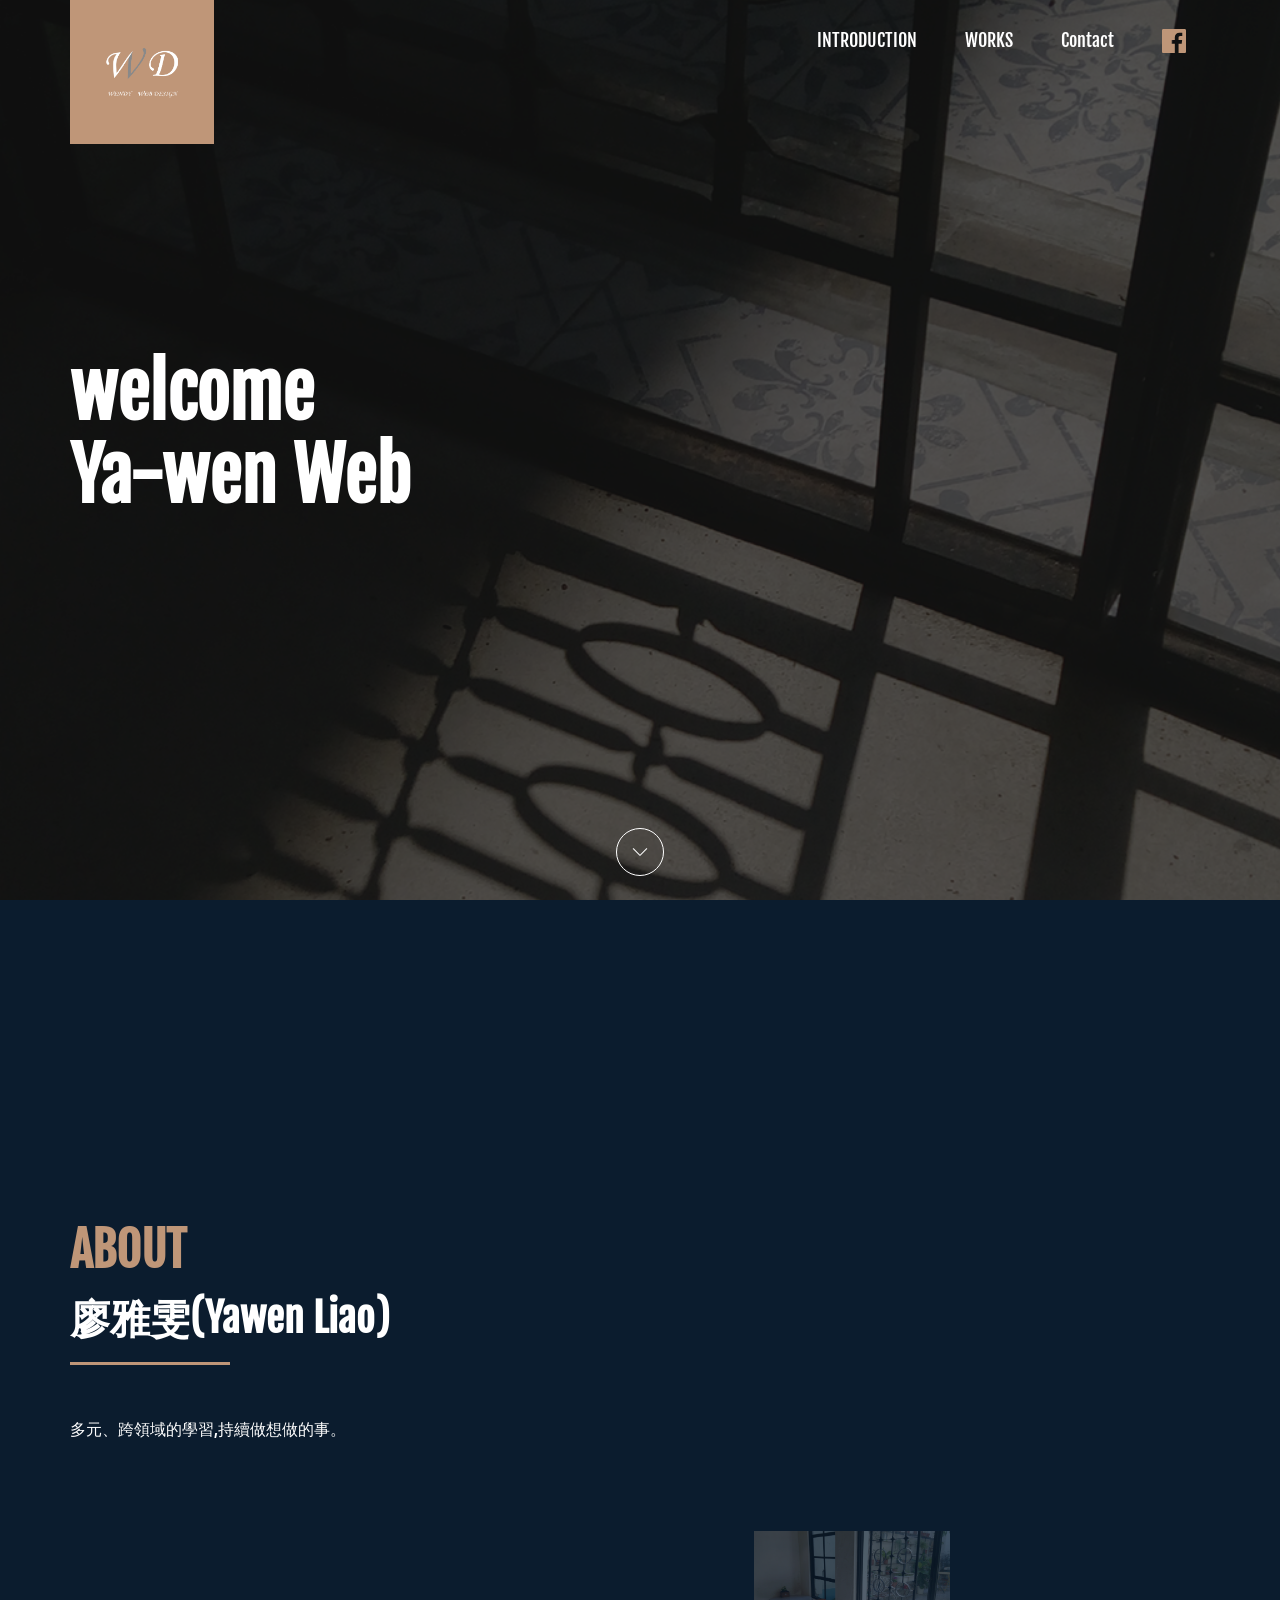
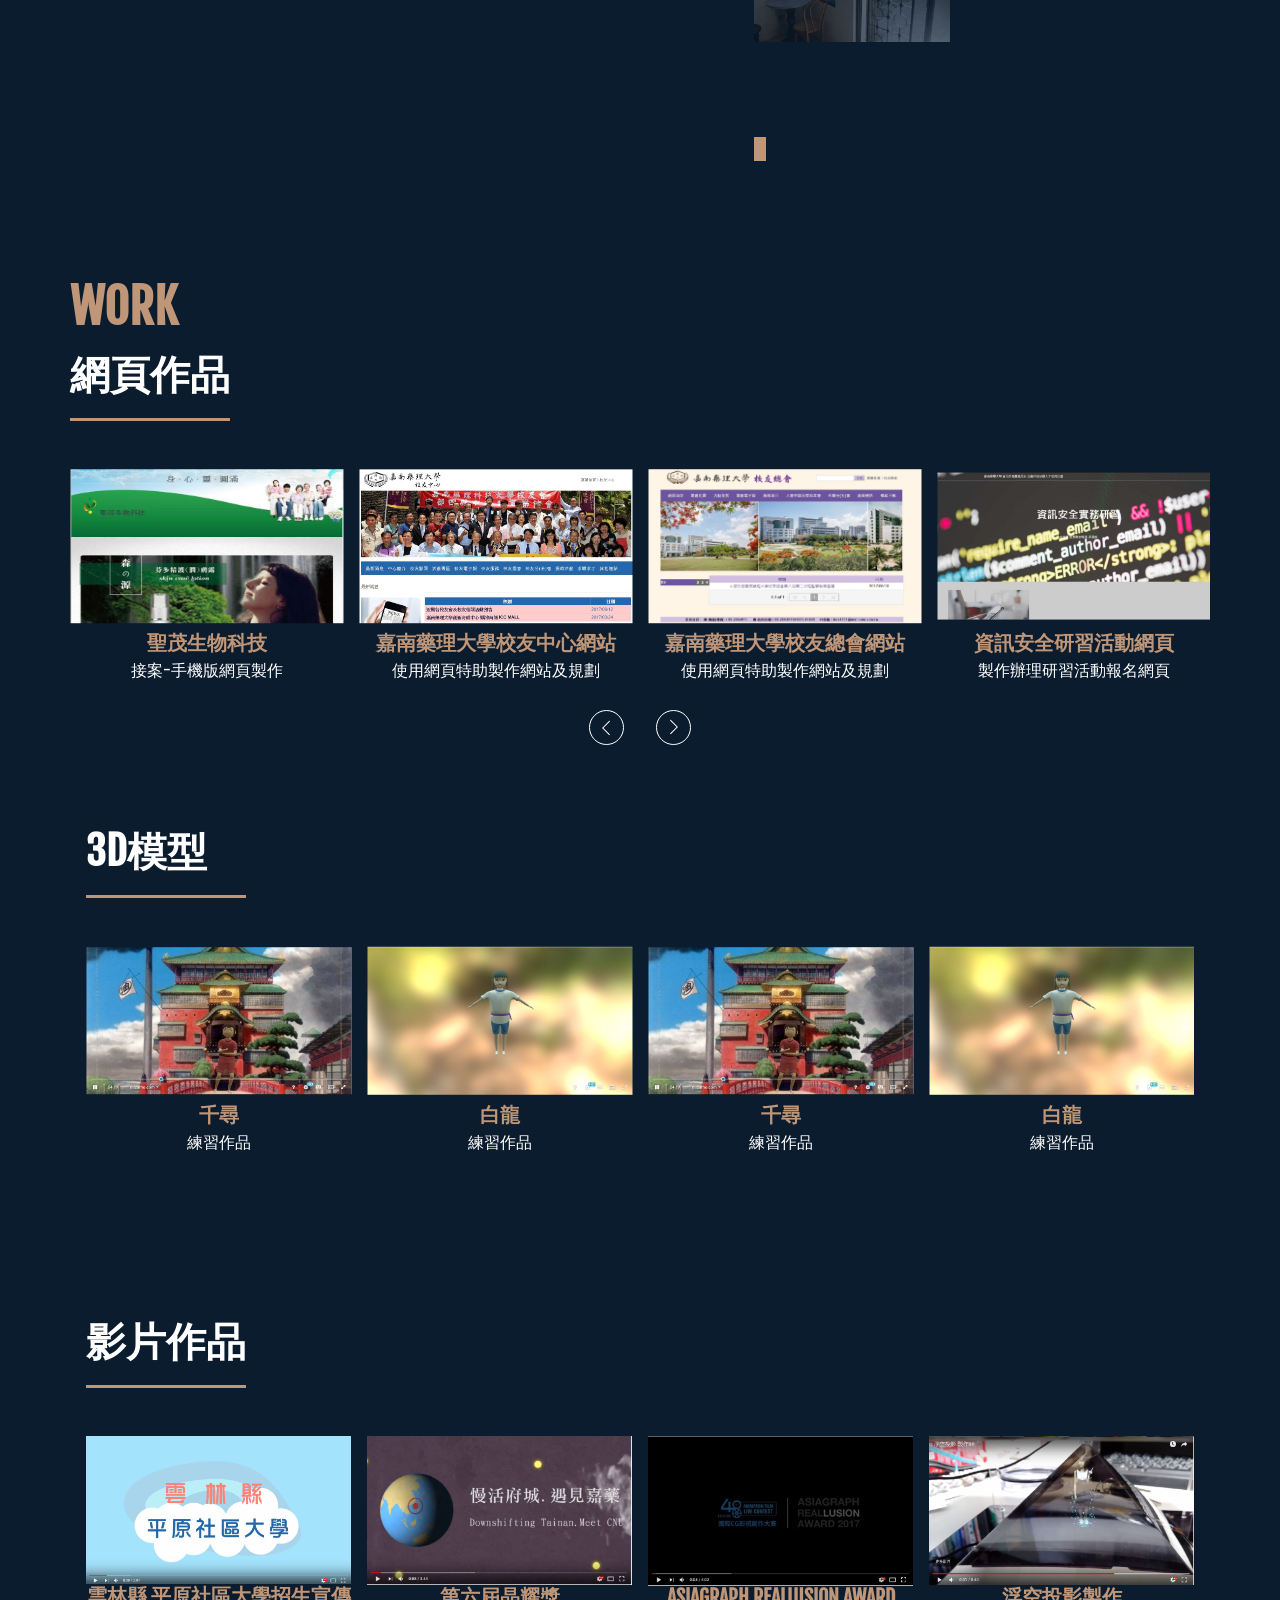
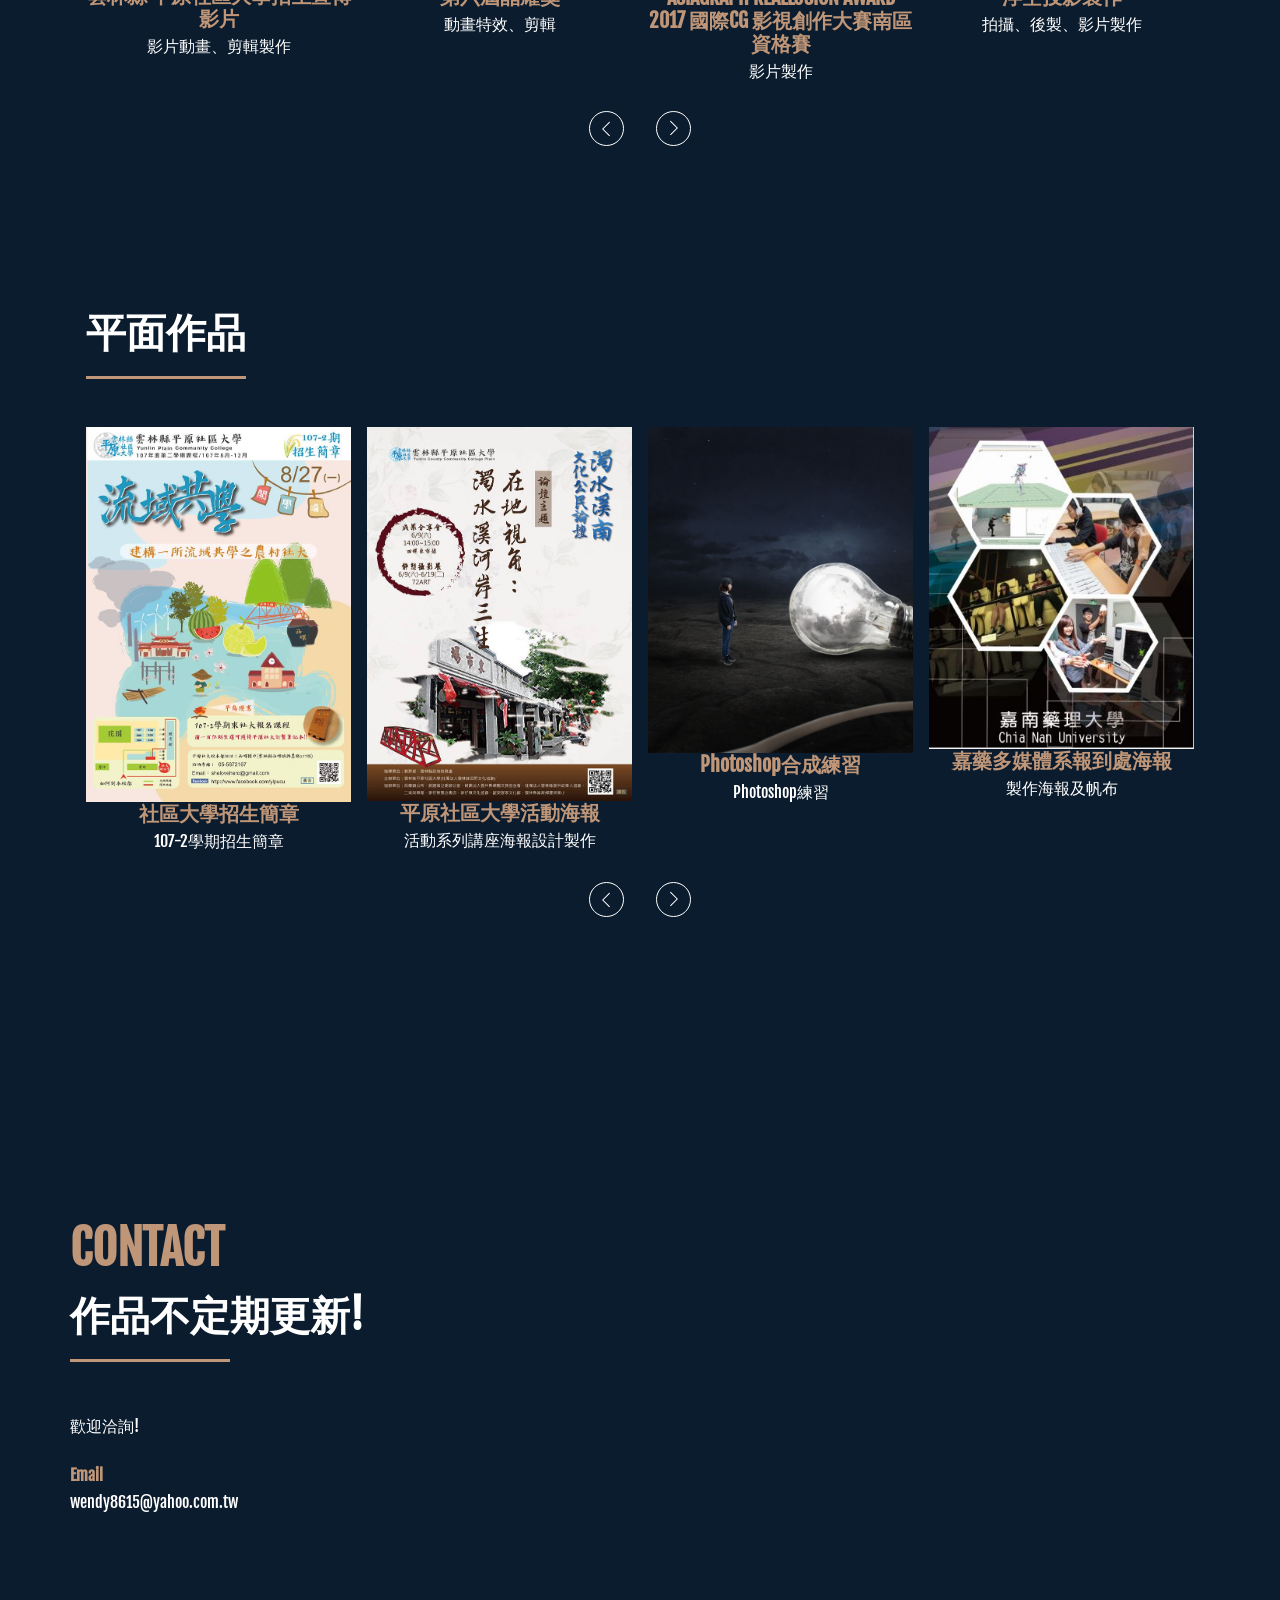
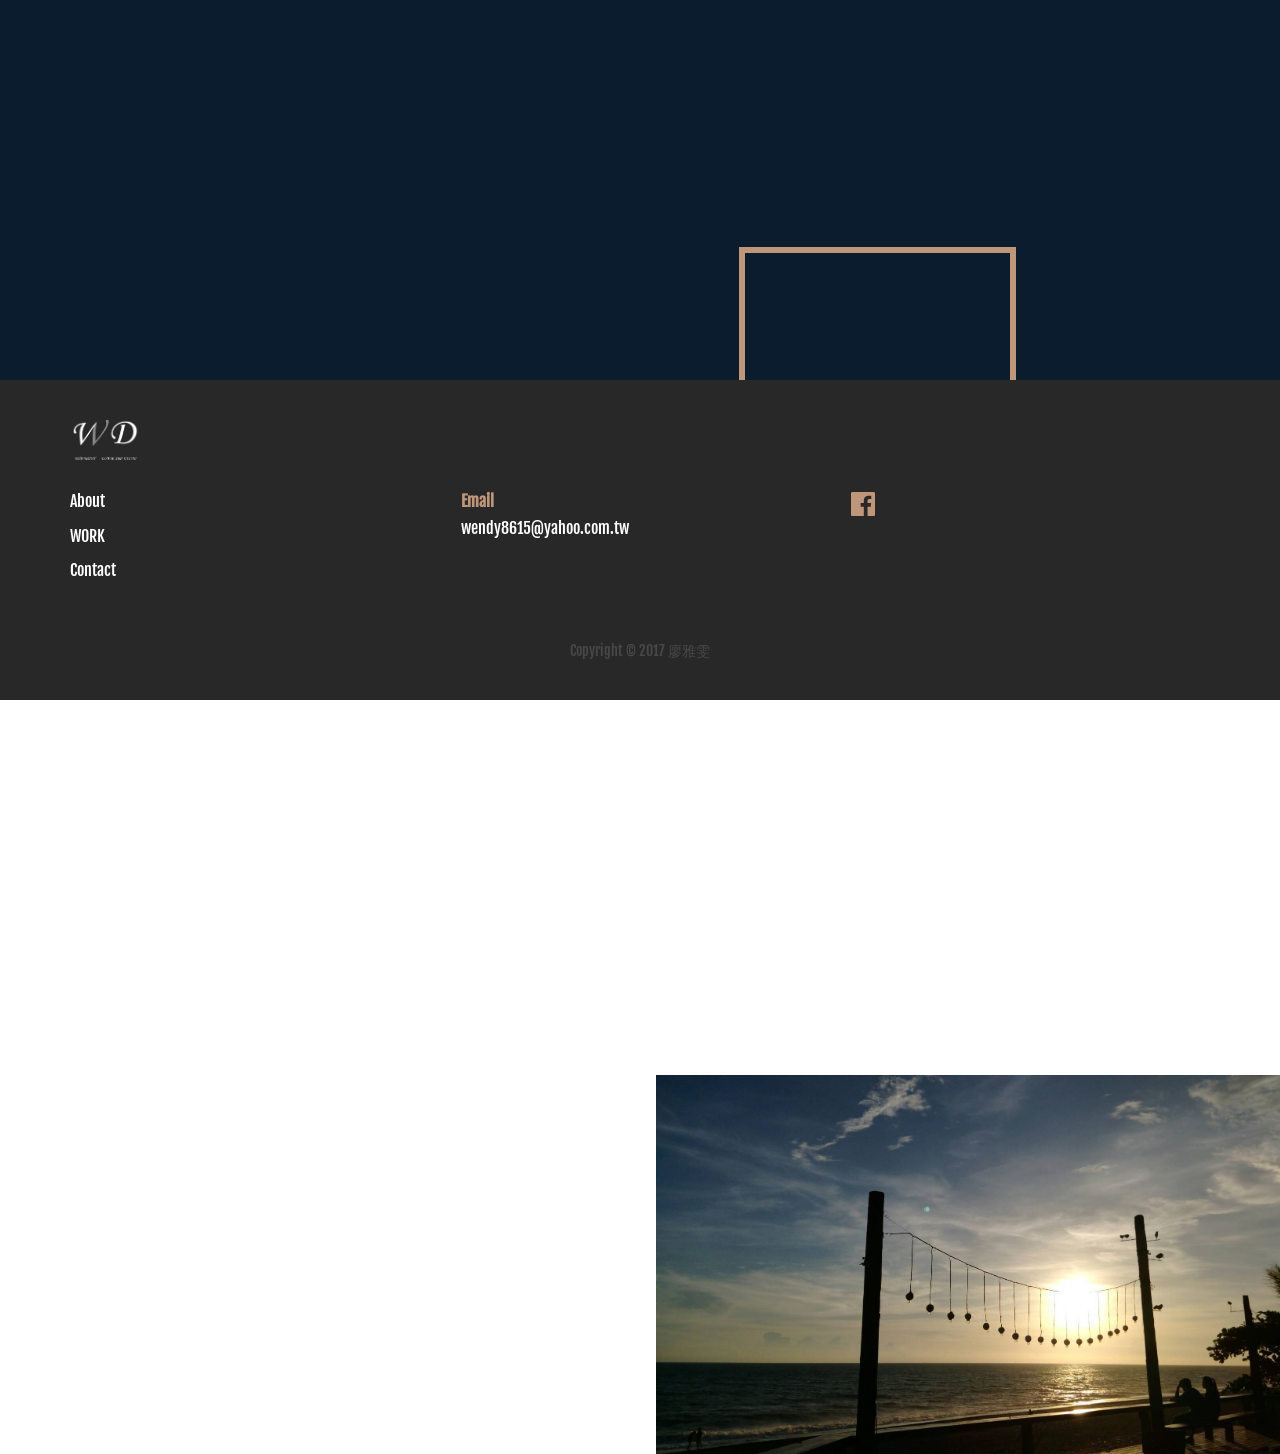
<file: index.html>
<!DOCTYPE html>
<html lang="en">
<head>
	<title>廖雅雯 yawen liao WEB</title>
	<meta charset="UTF-8">
	
	<meta name="viewport" content="width=device-width,initial-scale=1.0">
	<link rel="stylesheet" href="css/reset.css">
	<link rel="stylesheet" href="css/layout.css">
	<link rel="stylesheet" href="css/jquery.fullpage.css">
	<link rel="stylesheet" href="css/OwlCarousel2-2.2.1/owl.carousel.css">
	<link rel="stylesheet" href="css/fancybox-master/jquery.fancybox.css">
	<link rel="stylesheet" href="css/style.css">
</head>
<body>
	<div class="wrapper">
	<!--Header-->
	<header class="header js-header">
		<div class="container">
			<div class="navbar navbar-collapse u-clearfix">
				<a href="#firstPage" class="navbar-logo u-clearfix"></a>
				<a href="#overlay" class="menu-toggle">
					<span></span>
					<span></span>
					<span></span>
				</a>
				<div id="overlay" class="nav navbar-nav popup-nav u-clearfix">
				<ul class="menu nav-menu">
					<li><a href="#secondPage" class="menu-item">INTRODUCTION</a></li>
					
					<li><a href="#4thpage" class="menu-item">WORKS</a></li>
					<li><a href="#5thpage" class="menu-item">Contact</a></li>
				</ul>
				<div class="nav-icon-group">
					<a href="https://www.facebook.com/Designers1991/" class="icon-btn">
						<i class="icon icon-fb"></i>
					</a
					>
				</div>
				<a href="#!"" class="popup-close">
					<span></span>
					<span></span>
				</a>
			</div>
		</div>
			
			
		</div>
	</header>
	<!--End Header-->
		<div id="fullpage">
		<!--hero-->
			<div class="section hero hero-bg-covered" data-anchor="firstPage">
				<div class="section-inner">
					<div class="container">
						<div class="rellax" data-rellax-speed="-4">
						<h1 class="heading">welcome<br>Ya-wen Web</h1>
					</div>
				</div>
			</div>
				
				<a href="#secondPage" class="scrolldown-btn"></a>
		</div>
		<!--End-->
		<!--about-->
			<div class="section" data-anchor="
			secondPage">
			<div class="section-inner">
				<div class="container">
					<div class="row">
						<div class="col-sm-5">
							<div class="info">
								<h2 class="info-title">ABOUT</h2>
								<h3 class="info-subtitle">廖雅雯(Yawen Liao)</h3>
								<p class="info-text">多元、跨領域的學習,持續做想做的事。 <br><br>
								
								




							</div>

						</div>
						<div class="col-xs-5 col-xs-push-4 col-sm-2 col-sm-push-2">
							<div class="parallax-container parallax-container-about">
								<div class="frame">
									<div class="frame-inner rellax" data-rellax-speed="4">
										
									</div>
									
								</div>
							<img class="image rellax " data-rellax-speed="2" src="img/about.png" alt="">
							</div>
						</div>
					</div>
					
				</div>
			</div>
			</div>
		<!--End-->
		<!--service-->
		<!--	<div class="section" data-anchor="thirdPage">
			<div class="section-inner">
				<div class="container-fluid">
					<div class="row">
						<div class="col-sm-5 col-sm-push-6">
							<div class="info">
								<h2 class="info-title">EXPERIENCE</h2>
								<h2 class="info-subtitle">經歷</h2>
								<p class="info-text">
								

<br>
<br>
								<br>
								
							</div>
						</div>
						<div class="col-sm-6 col-sm-pull-4">
							<div class="parallax-container parallax-container-service">
								<div class="frame">
								<div class="frame-inner rellax" data-rellax-speed="3">
									
								</div>
								</div>
							<img class="image rellax " data-rellax-speed="6" src="img/service.png" alt="">
							</div>
							
						</div>
					</div>
				</div>
			</div>
			</div>
			-->
			<!--End-->
			<!--WORK-->
			<div class="section" data-anchor="4thpage">
				<div class="section-inner">
					<div class="container">

						<div class="info">
							<h2 class="info-title">WORK</h2>
							<h3 class="info-subtitle">網頁作品</h3>
						</div>
						<div class="thumbnails owl-carousel">
							<div class="thumbnail">
								<a href="http://www.ztv.tw/">
								<div class="imgbox thumbnail-imgbox">
									<img class="image" src="img/shop001.png" alt="">
								</div>
								</a>
									<h5 class="thumbnail-title">聖茂生物科技</h5>
								
								
								<p class="thumbnail-text">接案-手機版網頁製作</p>
							</div>
							<div class="thumbnail">
								<a href="http://www.alumnicenter.cnu.edu.tw/">
								<div class="imgbox thumbnail-imgbox">
									<img class="image" src="img/shop002.png" alt="">
								</div>
								</a>
									<h5 class="thumbnail-title">嘉南藥理大學校友中心網站</h5>
								
								<p class="thumbnail-text">使用網頁特助製作網站及規劃</p>
							</div>
							<div class="thumbnail">
								<a href="http://www.cac.cnu.edu.tw/">
								<div class="imgbox thumbnail-imgbox">
									<img class="image" src="img/shop003.png" alt="">
								</div>
								</a>
									<h5 class="thumbnail-title">嘉南藥理大學校友總會網站</h5>
								
								<p class="thumbnail-text">使用網頁特助製作網站及規劃</p>
							</div>
							<div class="thumbnail">
								<a href="https://wendy8615.github.io/safety09/">
								<div class="imgbox thumbnail-imgbox">
									<img class="image" src="img/shop004.png" alt="">
								</div>
								</a>
									<h5 class="thumbnail-title">資訊安全研習活動網頁</h5>
								
								<p class="thumbnail-text">製作辦理研習活動報名網頁</p>
							</div>
							<div class="thumbnail">
								<a href="https://wendy8615.github.io/ebook/">
								<div class="imgbox thumbnail-imgbox">
									<img class="image" src="img/shop005.png" alt="">
								</div>
								</a>
									<h5 class="thumbnail-title">電子書研習活動網頁</h5>
								
								<p class="thumbnail-text">製作辦理研習活動報名網頁 </p>
							</div>
							<div class="thumbnail">
								<a href="ig.html">
								<div class="imgbox thumbnail-imgbox">
									<img class="image" src="img/shop006.png" alt="">
								</div>
								</a>
									<h5 class="thumbnail-title">使用CSS練習動畫效果</h5>
								
								<p class="thumbnail-text">看教學及練習CSS</p>
							</div>
							<div class="thumbnail">
								<a href="ewavs/index.html">
								<div class="imgbox thumbnail-imgbox">
									<img class="image" src="img/shop007.png" alt="">
								</div>
								</a>
									<h5 class="thumbnail-title">弱點平台網頁製作</h5>
								
								<p class="thumbnail-text">未使用</p>
							</div>
							<div class="thumbnail">
								<a href="m.html">
								<div class="imgbox thumbnail-imgbox">
									<img class="image" src="img/shop008.png" alt="">
								</div>
								</a>
									<h5 class="thumbnail-title">使用CSS練習動畫效果-摩天輪</h5>
								
								<p class="thumbnail-text">使用CSS練習網頁特效</p>
							</div>
							<div class="thumbnail">
								<a href="Beer.html">
								<div class="imgbox thumbnail-imgbox">
									<img class="image" src="img/shop009.png" alt="">
								</div>
								</a>
									<h5 class="thumbnail-title">使用CSS練習動畫效果-Beer</h5>
								
								<p class="thumbnail-text">使用CSS練習網頁特效</p>
							</div>
						</div>
        			
    	
        <!-- 3D- -->
        		<div class="section-inner">
					<div class="container">

						<div class="info">
							
							<h3 class="info-subtitle">3D模型</h3>
						</div>
						<div class="thumbnails owl-carousel">
							<div class="thumbnail">
								<a data-fancybox data-type="iframe" class="fancybox" href="https://sketchfab.com/models/06f7ac7bbe6541639fe05b90c03ef468/embed">
								<div class="imgbox thumbnail-imgbox">
									<img class="image" src="img/3d001.png" alt="">
								</div>
								</a>
									<h5 class="thumbnail-title">千尋</h5>
								
								
								<p class="thumbnail-text">練習作品</p>
							</div>
							<div class="thumbnail">
								<a data-fancybox data-type="iframe" class="fancybox" href="https://sketchfab.com/models/a080383955aa40cea83f3c70e932a242/embed">
								<div class="imgbox thumbnail-imgbox">
									<img class="image" src="img/3d002.png" alt="">
								</div>
								</a>
									<h5 class="thumbnail-title">白龍</h5>
								
								<p class="thumbnail-text">練習作品</p>
							</div>
							
	
						</div>
       
	        		</div>	
	        	</div>
        	<!-- 影片作品- -->
        		<div class="section-inner">
					<div class="container">

						<div class="info">
							
							<h3 class="info-subtitle">影片作品</h3>
						</div>
						<div class="thumbnails owl-carousel">
							<div class="thumbnail">
								
								<a data-fancybox data-type="iframe" class="fancybox" href="https://www.youtube.com/embed/9F-xxjjPUgU">
									<img class="image" src="img/video004.png" alt="">
								</a>
									<h5 class="thumbnail-title">雲林縣 平原社區大學招生宣傳影片</h5>
								
								
								<p class="thumbnail-text">影片動畫、剪輯製作
								</p>
							</div>
							<div class="thumbnail">
								
								<a data-fancybox data-type="iframe" class="fancybox" href="https://www.youtube.com/embed/nZk66R0YNC4">
									<img class="image" src="img/video001.png" alt="">
								</a>
									<h5 class="thumbnail-title">第六屆晶耀獎</h5>
								
								
								<p class="thumbnail-text">動畫特效、剪輯
								</p>
							</div>
							<div class="thumbnail">
								<a data-fancybox data-type="iframe" class="fancybox" href="https://www.youtube.com/embed/mDqLO9n1PLo">
									<img class="image" src="img/video002.png" alt="">
								</a>
									
								<h5 class="thumbnail-title">ASIAGRAPH REALLUSION AWARD 2017 國際CG 影視創作大賽南區資格賽</h5>
								
								
								<p class="thumbnail-text">影片製作
								</p>
							</div>
							<div class="thumbnail">
								<a data-fancybox data-type="iframe" class="fancybox" href="https://www.youtube.com/embed/WygZWryopqE">
									<img class="image" src="img/video003.png" alt="">
								</a>
									
								<h5 class="thumbnail-title">浮空投影製作</h5>
								
								
								<p class="thumbnail-text">拍攝、後製、影片製作
								</p>
							</div>

							<div class="thumbnail">
								<a data-fancybox data-type="iframe" class="fancybox" href="https://www.youtube.com/embed/g07nKpxzpi8">
									<img class="image" src="img/video005.png" alt="">
								</a>
									
								<h5 class="thumbnail-title">社大教材製作-濁水溪母親河</h5>
								
								
								<p class="thumbnail-text">拍攝、後製、動畫、影片製作
								</p>
							</div>
							<div class="thumbnail">
								<a data-fancybox data-type="iframe" class="fancybox" href="https://www.youtube.com/embed/0_jX50A4SF8">
									<img class="image" src="img/video006.png" alt="">
								</a>
									
								<h5 class="thumbnail-title">社大教材製作-幸福台灣說二崙</h5>
								
								
								<p class="thumbnail-text">拍攝、後製、動畫、影片製作
								</p>
							</div>
						</div>
       
        			</div>	
        		</div>
        	<!--平面作品-->
        	<div class="section-inner">
					<div class="container">

						<div class="info">
							
							<h3 class="info-subtitle">平面作品</h3>
						</div>
						<div class="thumbnails owl-carousel">
							<div class="thumbnail">
								<a href="img/DS/Brochure.jpg" data-fancybox="group1" class="gallery__item">
									<img class="image" src="img/DS/Brochure.jpg" alt="">
								</a>
									<h5 class="thumbnail-title">社區大學招生簡章</h5>
								
								
								<p class="thumbnail-text">107-2學期招生簡章</p>
							</div>

							<div class="thumbnail">
								<a href="img/DS/Creekposter.jpg" data-fancybox="group1" class="gallery__item">
									<img class="image" src="img/DS/Creekposter.jpg" alt="">
								</a>
									<h5 class="thumbnail-title">平原社區大學活動海報</h5>
								
								
								<p class="thumbnail-text">活動系列講座海報設計製作</p>
							</div>
							<div class="thumbnail">
								<a href="img/DS/燈泡.png" data-fancybox="group1" class="gallery__item">
									<img class="image" src="img/DS/燈泡s.png" alt="">
								</a>
									<h5 class="thumbnail-title">Photoshop合成練習</h5>
								
								
								<p class="thumbnail-text">Photoshop練習</p>
							</div>
							<div class="thumbnail">
								<a href="img/DS/面試.jpg" data-fancybox="group1" class="gallery__item">
									<img class="image" src="img/DS/面試s.jpg" alt="">
								</a>
									<h5 class="thumbnail-title">嘉藥多媒體系報到處海報</h5>
								
								
								<p class="thumbnail-text">製作海報及帆布</p>
							</div>
							<div class="thumbnail">
								<a href="img/DS/系簡介.jpg" data-fancybox="group1" class="gallery__item">
									<img class="image" src="img/DS/post2D.jpg" alt="">
								</a>
									<h5 class="thumbnail-title">嘉藥多媒體系簡介</h5>
								
								
								<p class="thumbnail-text">製作系簡介海報</p>
							</div>
							<div class="thumbnail">
								<a href="img/DS/dm_0_Frame-01-01-01-01-01-01-01.jpg" data-fancybox="group1" class="gallery__item">
									<img class="image" src="img/DS/jldm1.jpg" alt="">
								</a>
									<h5 class="thumbnail-title">捷雷科技宣傳DM</h5>
								
								
								<p class="thumbnail-text">製作DM 正面</p>
							</div>
							<div class="thumbnail">
								<a href="img/DS/dm_b_Frame222-01-01-01.jpg" data-fancybox="group1" class="gallery__item">
									<img class="image" src="img/DS/jldm2.jpg" alt="">
								</a>
									<h5 class="thumbnail-title">捷雷科技宣傳DM</h5>
								
								
								<p class="thumbnail-text">製作DM 反面</p>
							</div>
							
							<div class="thumbnail">
								<a href="img/DS/109-1簡章.png" data-fancybox="group1" class="gallery__item">
									<img class="image" src="img/DS/109-1簡章s.png" alt="">
								</a>
									<h5 class="thumbnail-title">社區大學招生簡章</h5>
								
								
								<p class="thumbnail-text">109-1學期招生簡章</p>
							</div>
							<div class="thumbnail">
								<a href="img/DS/108-1參與周.jpg" data-fancybox="group1" class="gallery__item">
									<img class="image" src="img/DS/108-1參與周s.jpg" alt="">
								</a>
									<h5 class="thumbnail-title">社區大學公共參與海報</h5>
								
								
								<p class="thumbnail-text">108-1學期活動海報設計製作</p>
							</div>
							<div class="thumbnail">
								<a href="img/DS/108-2參與周.jpg" data-fancybox="group1" class="gallery__item">
									<img class="image" src="img/DS/108-2參與周s.jpg" alt="">
								</a>
									<h5 class="thumbnail-title">社區大學公共參與海報</h5>
								
								
								<p class="thumbnail-text">108-2學期活動海報設計製作</p>
							</div>
							<div class="thumbnail">
								<a href="img/DS/12年國教.png" data-fancybox="group1" class="gallery__item">
									<img class="image" src="img/DS/12年國教s.png" alt="">
								</a>
									<h5 class="thumbnail-title">社區大學活動海報</h5>
								
								
								<p class="thumbnail-text">12年國教海報設計製作</p>
							</div>
							<div class="thumbnail">
								<a href="img/DS/農村工作坊.png" data-fancybox="group1" class="gallery__item">
									<img class="image" src="img/DS/農村工作坊s.png" alt="">
								</a>
									<h5 class="thumbnail-title">社區大學工作坊海報</h5>
								
								
								<p class="thumbnail-text">幸福農村工作坊海報設計製作</p>
							</div>
							<div class="thumbnail">
								<a href="img/DS/藝起來.jpg" data-fancybox="group1" class="gallery__item">
									<img class="image" src="img/DS/藝起來s.jpg" alt="">
								</a>
									<h5 class="thumbnail-title">社區大學營隊海報</h5>
								
								
								<p class="thumbnail-text">營隊海報設計製作</p>
							</div>

						</div>
        
        			</div>	
        	</div>
        	<!--line貼圖-->
        	
        </div>
        </div>	
        </div>
		<!--End-->
		<!--contact-->
			<div class="section" data-anchor="5thpage">
			<div class="section-inner">
				<div class="container">
					<div class="row">
						<div class="col-sm-6">
							<div class="info">
							<h2 class="info-title">CONTACT</h2>
							<h3 class="info-subtitle">作品不定期更新!</h3>
							<p class="info-text">
								歡迎洽詢!
							</p>

							</div>
							<div class="contact">
								<div class="contact-item">
									<h5 class="contact-label">Email</h5>
									<a href="#" class="contact-link">wendy8615@yahoo.com.tw</a>
								</div>
								
								
							</div>
						
						</div>
						<div class="col-sm-6">
							<div class="parallax-container parallax-container-contact">
								<div class="frame">
								<div class="frame-inner rellax" data-rellax-speed="2">
									
								</div>
								</div>
							<img class="image rellax " data-rellax-speed="7" src="img/contact.jpg" alt="" >
							</div>
						</div>
					</div>
				</div>
			</div>

			</div>
		<!--End-->
		<!--footer-->
		<div class="section fp-auto-height">
			<div class="footer">
				<div class="container">
					<a href="#" class="footer-logo"></a>
					<div class="row">
						<div class="col-xs-6 col-sm-4">
							<ul class="list">
								<li><a href="#secondPage" class="list-link">About</a></li>
								
								<li><a href="#4thpage" class="list-link">WORK</a></li>
								<li><a href="#5thpage" class="list-link">Contact</a></li>
							</ul>
						</div>
						
						<div class="col-xs-6 col-sm-4">
						<div class="contact">
							<div class="contact-item">
								<h5 class="contact-label">Email</h5>
								<a href="#" class="contact-link">wendy8615@yahoo.com.tw</a>
							</div>
							
							<div class="contact-item">
								
							</div>
						</div>
						</div>
						<div class="col-xs-12 col-sm-4">
							<div class="footer-icon-group">
								<a href="https://www.facebook.com/Designers1991/" class="icon-btn">
									<i class="icon icon-fb"></i>
								</a>
								
							</div>
						</div>
					</div>
					<div class="copyright">
						<p>Copyright © 2017 廖雅雯 </p>
					</div>
				</div>
			</div>
		</div>
		


		</div>
		
	</div>
	<!--JS-->
	<script src="https://code.jquery.com/jquery-3.2.1.min.js"></script>
	<script src="js/jquery.fullpage.min.js"></script>
	<script src="js/rellax.min.js"></script>
	<script src="js/owl.carousel.min.js"></script>
	<script src="js/jquery.fancybox.min.js"></script>
	<script src="js/custom.js"></script>
	<!-- Global site tag (gtag.js) - Google Analytics -->
<script async src="https://www.googletagmanager.com/gtag/js?id=UA-103167431-2"></script>
<script>
  window.dataLayer = window.dataLayer || [];
  function gtag(){dataLayer.push(arguments);}
  gtag('js', new Date());

  gtag('config', 'UA-103167431-2');
</script>

</body>
</html>
</file>
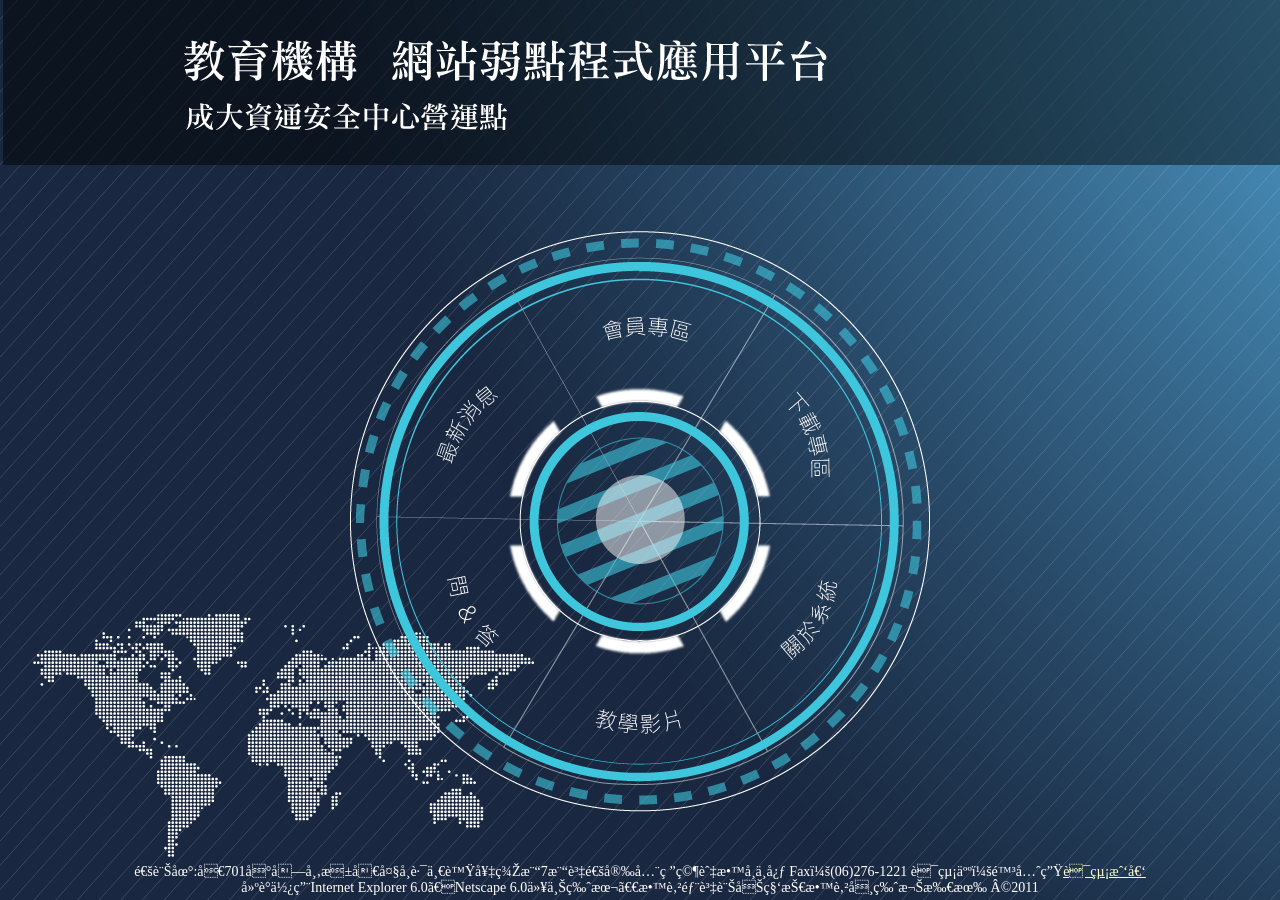
<file: ewavs/index.html>
<!doctype html>
<html lang="zh-Hant>
<head>
<meta charset="utf-8">
<title>教育機構網站應用程式弱點監測平台</title>
<link href="style.css" rel="stylesheet" type="text/css">
<script language=JavaScript>  //該資訊參考於http://www.saraliang.com/archives/706
        var url = location.search;
        var rid;
        if(url.indexOf("?") == -1) {//電腦版網址後方沒有參數，就自動進入手機版判斷程式

	            	        	if(navigator.userAgent.match(/Android|iPhone|iPad/i)) {
			    	 	window.location = 'http://mewavs.twisc.ncku.edu.tw';
			    	 }

         }

         if(url.indexOf("?") != -1)  {//電腦版網址後方有參數

            var str = url.substr(1);
            rid = str.split("=")[1];

   	        if (rid != "web" ){  //且第一個參數不是web，就自動進入手機般判斷程式
			if(navigator.userAgent.match(/Android|iPhone|iPad/i)) {
			    	 	window.location = 'http://mewavs.twisc.ncku.edu.tw';
			    	 }
	        }
	    }

</script>


<script type="text/javascript">
function MM_preloadImages() { //v3.0
  var d=document; if(d.images){ if(!d.MM_p) d.MM_p=new Array();
    var i,j=d.MM_p.length,a=MM_preloadImages.arguments; for(i=0; i<a.length; i++)
    if (a[i].indexOf("#")!=0){ d.MM_p[j]=new Image; d.MM_p[j++].src=a[i];}}
}

function MM_swapImgRestore() { //v3.0
  var i,x,a=document.MM_sr; for(i=0;a&&i<a.length&&(x=a[i])&&x.oSrc;i++) x.src=x.oSrc;
}

function MM_findObj(n, d) { //v4.01
  var p,i,x;  if(!d) d=document; if((p=n.indexOf("?"))>0&&parent.frames.length) {
    d=parent.frames[n.substring(p+1)].document; n=n.substring(0,p);}
  if(!(x=d[n])&&d.all) x=d.all[n]; for (i=0;!x&&i<d.forms.length;i++) x=d.forms[i][n];
  for(i=0;!x&&d.layers&&i<d.layers.length;i++) x=MM_findObj(n,d.layers[i].document);
  if(!x && d.getElementById) x=d.getElementById(n); return x;
}

function MM_swapImage() { //v3.0
  var i,j=0,x,a=MM_swapImage.arguments; document.MM_sr=new Array; for(i=0;i<(a.length-2);i+=3)
   if ((x=MM_findObj(a[i]))!=null){document.MM_sr[j++]=x; if(!x.oSrc) x.oSrc=x.src; x.src=a[i+2];}
}
</script>
</head>

<body onLoad="MM_preloadImages('img/downloads.png','img/about.png','/img/Training-Videos.png','img/member.png','img/News.png','img/Q&amp;A.png'')">
<div id="banner"><img src="img/banner_01_01.png" id="Image1"></div>

<div class="Circle">
  <img src="img/no.png" width="700" height="700" usemap="#Map" id="Image2">
  <map name="Map">
    <area shape="poly"  coords="211,101,352,357,502,108,472,87,431,72,384,63,341,63,304,66,263,77,211,99" href="member.html" onMouseOver="MM_swapImage('Image2','','img/member.png',1)" onMouseOut="MM_swapImgRestore()" >
    <area shape="poly" coords="353,355,500,110,518,124,540,137,559,155,572,175,589,195,604,210,616,239,625,267,633,289,640,334,642,364,353,357" href="downloads.html" onMouseOver="MM_swapImage('Image2','','img/downloads.png',1)" onMouseOut="MM_swapImgRestore()">
    <area shape="poly" coords="356,359,642,362,633,423,621,465,598,512,578,541,557,562,516,599,489,615,351,359,356,359" href="about.html?p=about" onMouseOver="MM_swapImage('Image2','','img/about.png',1)" onMouseOut="MM_swapImgRestore()">
    <area shape="poly" coords="353,360,489,617,471,627,443,639,419,645,384,648,362,652,321,649,290,646,256,637,224,620,190,605,354,361" href="http://ewavs.twisc.ncku.edu.tw/video/video.html" onMouseOver="MM_swapImage('Image2','','img/Training-Videos.png',1)" onMouseOut="MM_swapImgRestore()">
    <area shape="poly" coords="350,358,213,107,200,114,183,125,163,139,143,157,127,175,109,198,92,228,77,260,68,286,65,307,60,333,59,354,351,355" href="news.html?p=news" onMouseOver="MM_swapImage('Image2','','img/News.png',1)" onMouseOut="MM_swapImgRestore()">
    <area shape="poly" coords="350,357,190,601,177,595,163,581,137,564,116,536,101,513,84,484,74,439,65,404,60,384,62,358,350,354" href="QA.html?p=qa" onMouseOver="MM_swapImage('Image2','','img/Q&amp;A.png',1)" onMouseOut="MM_swapImgRestore()">
  </map> 
</div>
<div class="footer">通訊地:址701台南市東區大學路一號奇美樓7樓資通安全研究與教學中心  Fax：(06)276-1221  聯絡人：陳先生<a href="mailto:ewavs@crypto.ee.ncku.edu.tw">聯絡我們</a></br>
建議使用Internet Explorer 6.0、Netscape 6.0以上版本　教育部資訊及科技教育司版權所有  ©2011</br>
</div>
</body>
</html>
</file>
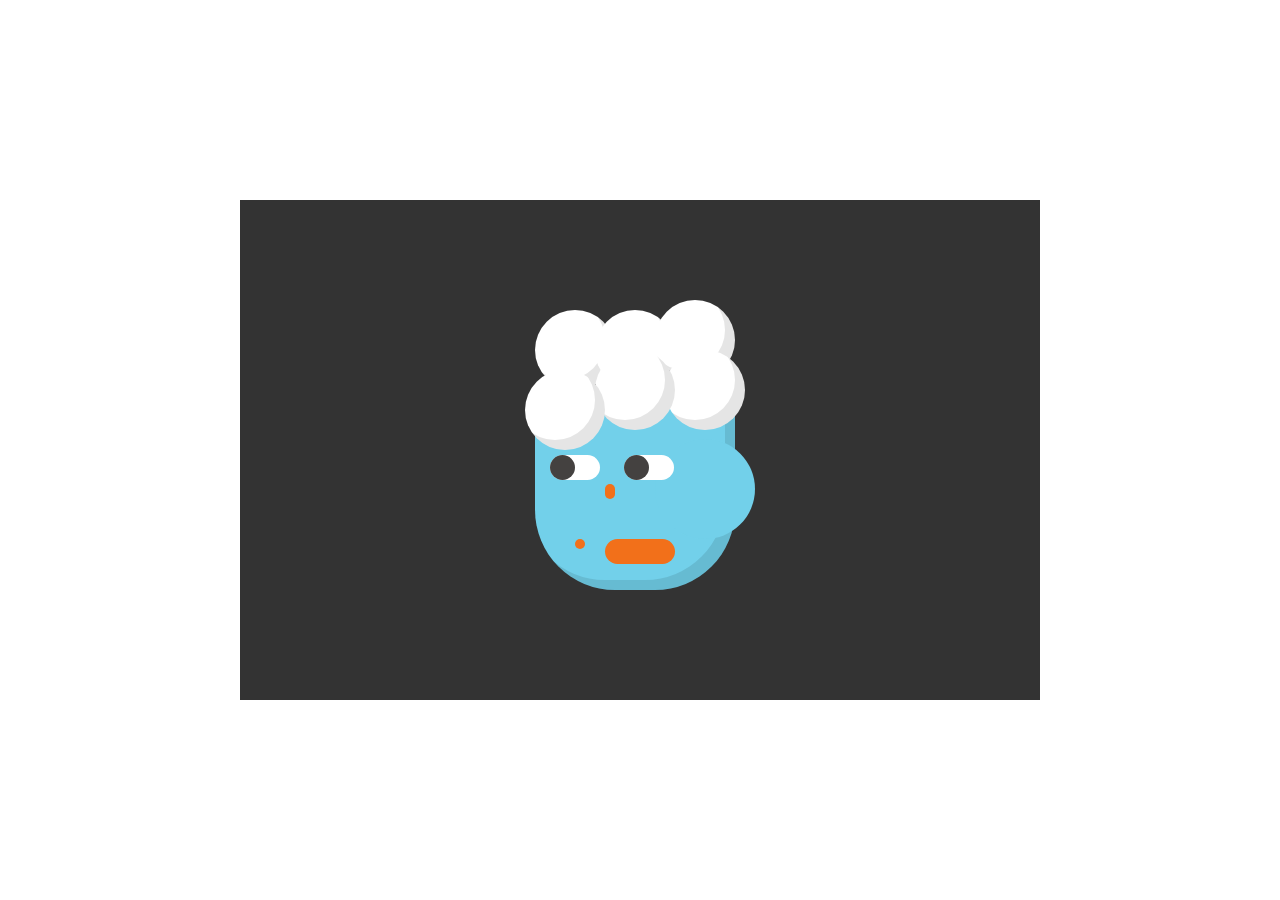
<file: Beer.html>
<!DOCTYPE html>
<html >
<head>
  <meta charset="UTF-8">
  <title>1015sass動畫互動-練習beer</title>
  
  
  
      <link rel="stylesheet" href="css/beerstyle.css">

  
</head>

<body>
  
<div class="scene">
  <h1 class="title">Where is My beer!<br/><span class="question">Did you see it ?</span></h1>
  <div class="person">
    <div class="message">uh...I Didn't drink it.</div>
    <div class="hairs">
      <div class="hair8"></div>
      <div class="hair1"></div>
      <div class="hair2"></div>
      <div class="hair3"></div>
      <div class="hair4"></div>
      <div class="hair5"></div>
      <div class="hair6"></div>
    </div>
    <div class="face">
      <div class="eyes">
        <div class="eye">
          <div class="eyeball"></div>
        </div>
        <div class="eye">
          <div class="eyeball"></div>
        </div>
      </div>
      <div class="nose"></div>
      <div class="ear"></div>
      <div class="mouth">
        <div class="food"></div>
      </div>
    </div>
  </div>
</div>
  
  
</body>
</html>
</file>
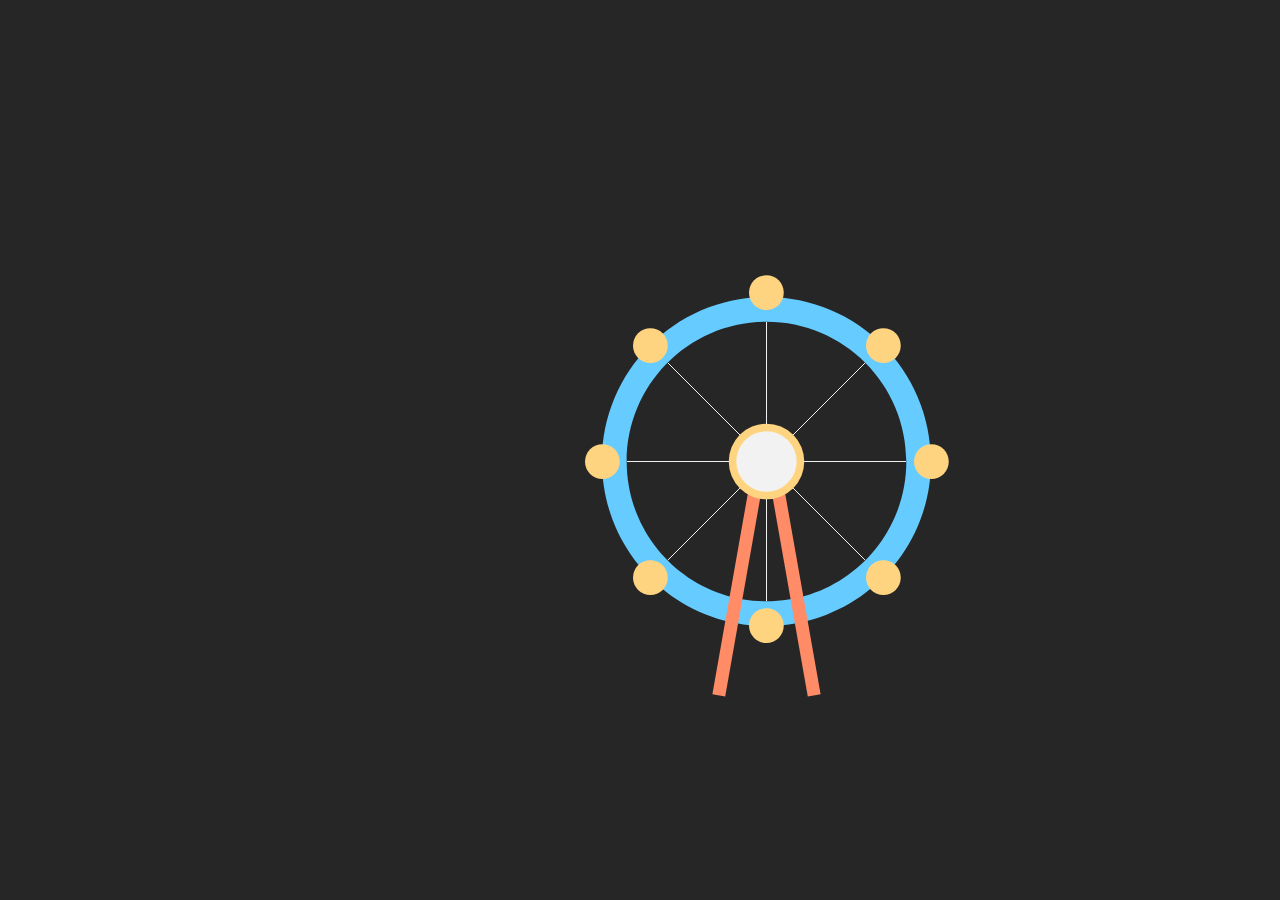
<file: m.html>
<!DOCTYPE html>
<html >
<head>
  <meta charset="UTF-8">
  <title>0710 摩天輪</title>
  
  
  
      <link rel="stylesheet" href="css/mstyle.css">

  
</head>

<body>
  
<div class="app">
<svg version="1.1" xmlns="http://www.w3.org/2000/svg" xmlns:xlink="http://www.w3.org/1999/xlink" x="0px" y="0px" width="640px"
	 height="480px" viewBox="0 0 640 480" enable-background="new 0 0 640 480" xml:space="preserve">

<g id="bg_x5F_C" class="hovC">
	<path stroke-miterlimit="10" d="M326.5,47C235.649,47,162,120.649,162,211.5
		c0,90.851,73.649,164.5,164.5,164.5c90.851,0,164.5-73.649,164.5-164.5C491,120.649,417.351,47,326.5,47z M326.5,351.325
		c-77.223,0-139.825-62.603-139.825-139.825c0-77.223,62.602-139.825,139.825-139.825c77.223,0,139.825,62.602,139.825,139.825
		C466.325,288.723,403.723,351.325,326.5,351.325z"/>
	<line class="hovC" stroke-miterlimit="10" x1="187" y1="211.5" x2="466" y2="211.5"/>
	<line class="hovC" stroke-miterlimit="10" x1="227.858" y1="310.142" x2="425.142" y2="112.859"/>
	<line class="hovC" stroke-miterlimit="10" x1="326.5" y1="351" x2="326.5" y2="72"/>
	<line class="hovC" stroke-miterlimit="10" x1="425.142" y1="310.142" x2="227.858" y2="112.859"/>
	
	<g id="s_x5F_8" class="hovC">
	<circle stroke-miterlimit="10" cx="326.381" cy="42.619" r="17.381"/>
	<circle stroke-miterlimit="10" cx="210.381" cy="95.619" r="17.381"/>
	<circle stroke-miterlimit="10" cx="162.381" cy="211.619" r="17.381"/>
	<circle stroke-miterlimit="10" cx="210.381" cy="327.619" r="17.381"/>
	<circle stroke-miterlimit="10" cx="326.381" cy="375.619" r="17.381"/>
	<circle stroke-miterlimit="10" cx="443.381" cy="95.619" r="17.381"/>
	<circle stroke-miterlimit="10" cx="491.381" cy="211.619" r="17.381"/>
	<circle stroke-miterlimit="10" cx="443.381" cy="327.619" r="17.381"/>
</g>

    <rect x="194.501" y="338.5" transform="matrix(0.1737 -0.9848 0.9848 0.1737 -94.7448 577.0862)" fill="none" stroke="#000000" stroke-miterlimit="10" width="204" height="12.999"/>
		<rect x="254.501" y="338.5" transform="matrix(-0.1737 -0.9848 0.9848 -0.1737 78.6498 755.9938)" fill="none" stroke="#000000" stroke-miterlimit="10" width="204" height="12.999"/>
		
<g id="center_x5F_C">
	<circle class="center_x5F_C_b"stroke-miterlimit="10" cx="326.5" cy="211.5" r="37.752"/>
	<circle class="center_x5F_C_s"stroke-miterlimit="10" cx="326.5" cy="211.5" r="30.202"/>
</g>

</svg>
</div>
  
  
</body>
</html>
</file>
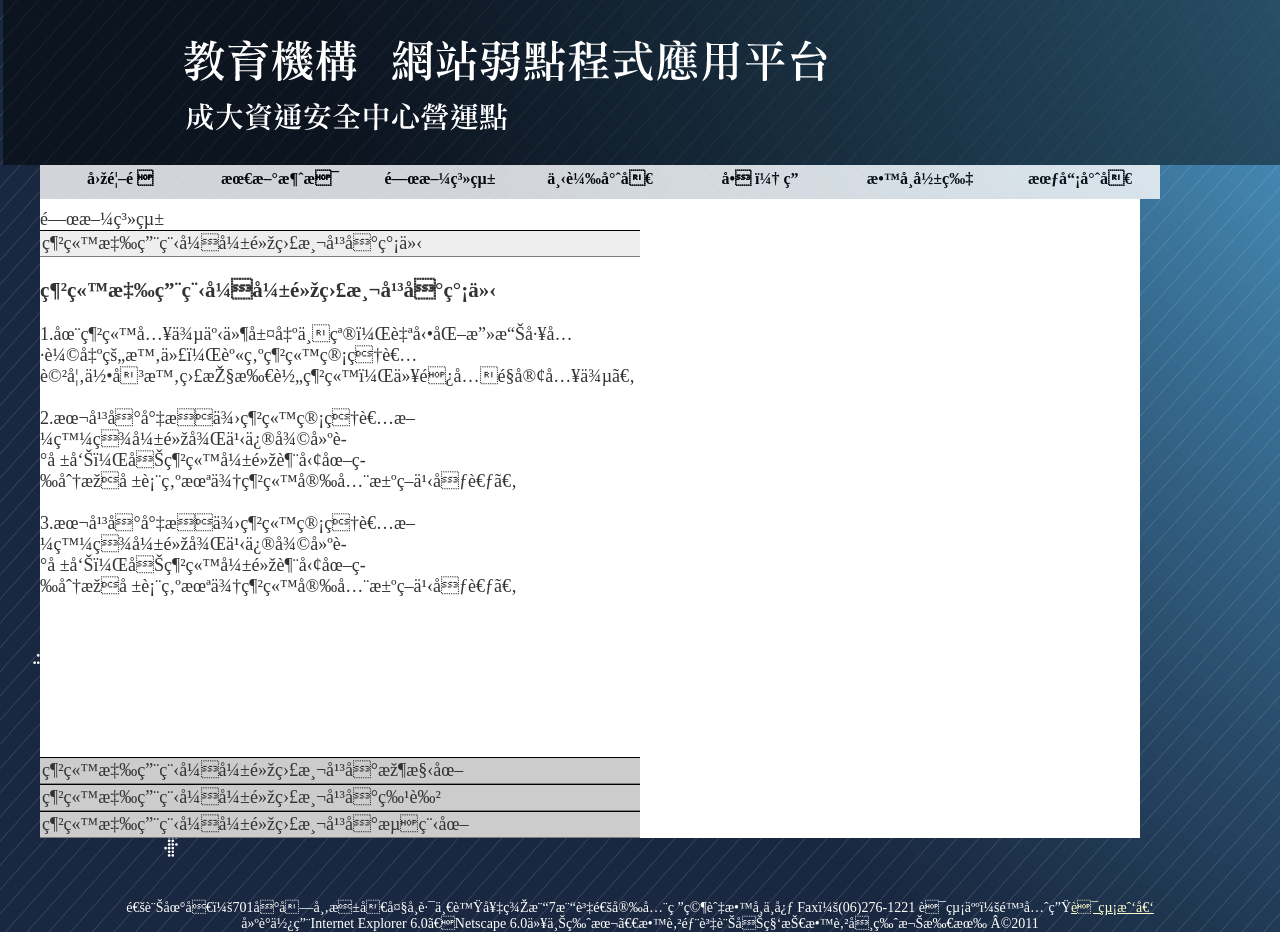
<file: ewavs/about.html>
<!doctype html>
<html lang="zh-Hant>
<head>
<meta charset="utf-8">
<title>教育機構網站應用程式弱點監測平台</title>
<link href="style.css" rel="stylesheet" type="text/css">
<link href="SpryAssets/SpryAccordion.css" rel="stylesheet" type="text/css">
<script src="SpryAssets/SpryAccordion.js" type="text/javascript"></script>
</head>


<body onLoad="MM_preloadImages('img/downloads.png','img/about.png','/img/Training-Videos.png','img/member.png','img/News.png','img/Q&amp;A.png'')">
<div id="banner"><img src="img/banner_01_01.png" id="Image1">
<div class="meue">
<h9><a href="index.html" title="home">回首頁</a></h9>
<h9><a href="news.html" title="News">最新消息</a></h9>
<h9><a href="about.html" title="About">關於系統</a></h9>
<h9><a href="downloads.html" title="download">下載專區</a></h9>
<h9><a href="QA.html" title="Q&A">問 ＆ 答</a></h9>
<h9><a href="http://ewavs.twisc.ncku.edu.tw/video/video.html" title="Training">教學影片</a></h9>
<h9><a href="member.html" title="member">會員專區</a></h9>
<div class="center">關於系統

<div id="Accordion1" class="Accordion" tabindex="0">
  <div class="AccordionPanel">
    <div class="AccordionPanelTab">網站應用程式弱點監測平台簡介</div>
    <div class="AccordionPanelContent"><h3>網站應用程式弱點監測平台簡介</h3>
    <p>1.在網站入侵事件層出不窮，自動化攻擊工具輩出的時代，身為網站管理者該如何即時監控所轄網站，以避免駭客入侵。</br>
</br>	
2.本平台將提供網站管理者於發現弱點後之修復建議報告，及網站弱點趨勢圖等分析報表為未來網站安全決策之參考。</br>	
</br>	
3.本平台將提供網站管理者於發現弱點後之修復建議報告，及網站弱點趨勢圖等分析報表為未來網站安全決策之參考。 </br>	</br>	</p></div>
  </div>
  <div class="AccordionPanel">
    <div class="AccordionPanelTab">網站應用程式弱點監測平台架構圖</div>
    <div class="AccordionPanelContent"><h2>網站應用程式弱點監測平台架構圖</h2><img src="img/framework_s.png" width="200px" height="auto"></div>
  </div>
  <div class="AccordionPane2">
    <div class="AccordionPanelTab">網站應用程式弱點監測平台特色</div>
    <div class="AccordionPanelContent"><h2>網站應用程式弱點監測平台特色</h2><h3>智慧型網站搜尋系統</h3><li>整合知名搜尋引擎並加入自行開發之探查技術
類型</li><li>可檢測各種網站</li><img src="img/1.png" width="200px" height="auto"></br>
<h2>多樣化檢測模組</h2><li>可依網站類型提供檢測項目建議</li><li>管理者可自由選擇檢測之項目：SQL Injection、Cross-Site Scripting、目錄索引、備份檔案檢測、不適當配置處理檢測、惡意檔案執行檢測...等亦支援各種網頁技術。</li>
<img src="img/2.png" width="200px" height="auto"></br>
<h3>專案式檢測管理</h3><li>利用專案式管理檢測網站，可隨時掌握目前網站檢測進度。</li><li>透過專案比對，可有效瞭解各時期網站弱點發生率、弱點修復率、網站變動率。</li>
<img src="img/3.png" width="200px" height="auto"></br><h3> 完整的報表支援</h3><li>系統依檢測點類型及網頁技術提供符合網站需求的弱點修復建議報告</li><li>提供網站弱點趨勢圖等分析報表為未來網站安全決策之參考</li> 
<img src="img/5.png" width="200px" height="auto"></div>
  </div>
  <div class="AccordionPane3">
    <div class="AccordionPanelTab">網站應用程式弱點監測平台流程圖</div>
    <div class="AccordionPanelContent"><h2>網站應用程式弱點監測平台流程圖</h2><a href="img/001.jpg" class="ah">1-1.檢測申請－使用者帳號申請流程圖 </a></br></br>
    <a href="img/002.jpg"  class="ah">1-2.檢測申請－網站檢測申請流程圖 </a>
</br> </br>   <a href="img/003.jpg" class="ah"> 1-3.檢測申請流程說明 </a></br></br>
    <a href="img/2004.jpg" class="ah"> 2.系統檢測流程圖</a></br></br>
    <a href="img/3001.jpg" class="ah"> 3-1.異動流程－單位使用者資料修改流程圖</a></br></br>
    <a href="img/3002.jpg" class="ah">3-2.異動流程－檢測網站新增流程圖</a></br></br>
    <a href="img/3003.jpg" class="ah">3-3.異動流程－檢測網站刪除流程圖</a></br></br>
    <a href="img/3004.jpg" class="ah">3-4.異動流程 – 平台中斷機制</a></br></br>
    <a href="img/3005.jpg" class="ah">3-5.異動流程 – 取消排程</a></br></br>
    </div>
  </div>
 
</div>

</div>

</div></div>

<script type="text/javascript">
var Accordion1 = new Spry.Widget.Accordion("Accordion1");
</script>

</div>
<div class="footer2">通訊地址：701台南市東區大學路一號奇美樓7樓資通安全研究與教學中心  Fax：(06)276-1221  聯絡人：陳先生<a href="mailto:ewavs@crypto.ee.ncku.edu.tw">聯絡我們</a></br>
建議使用Internet Explorer 6.0、Netscape 6.0以上版本　教育部資訊及科技教育司版權所有  ©2011</br>
</div>
</body>
</html>
</file>
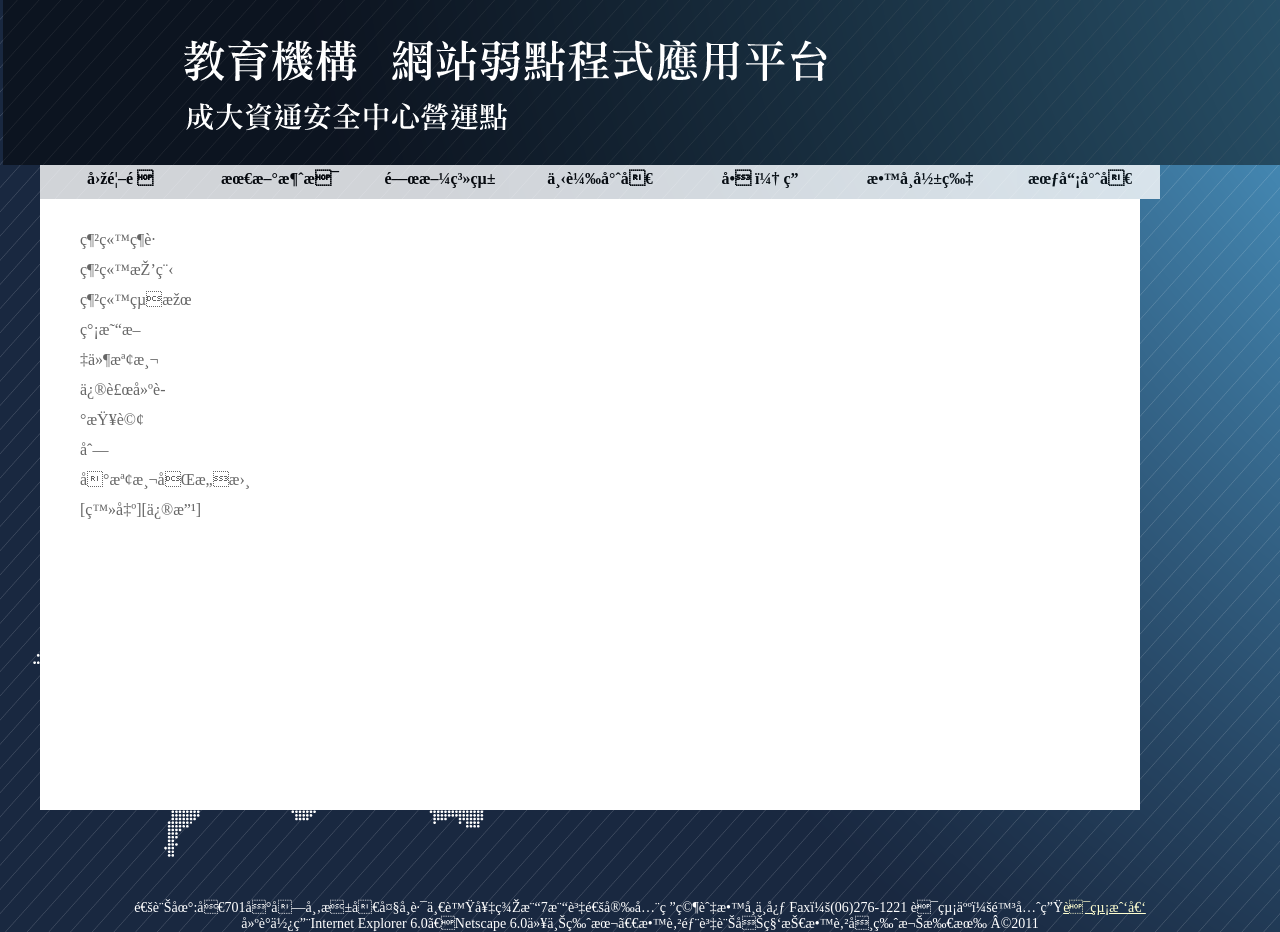
<file: ewavs/application.html>
<!doctype html>
<html lang="zh-Hant>
<head>
<meta charset="utf-8">
<title>教育機構網站應用程式弱點監測平台</title>
<link href="style.css" rel="stylesheet" type="text/css">
</head>

<body onLoad="MM_preloadImages('img/downloads.png','img/about.png','/img/Training-Videos.png','img/member.png','img/News.png','img/Q&amp;A.png'')">
<div id="banner"><img src="img/banner_01_01.png" id="Image1">
<div class="meue">
<h9><a href="index.html" title="home">回首頁</a></h9>
<h9><a href="news.html" title="News">最新消息</a></h9>
<h9><a href="about.html" title="About">關於系統</a></h9>
<h9><a href="downloads.html" title="download">下載專區</a></h9>
<h9><a href="QA.html" title="Q&A">問 ＆ 答</a></h9>
<h9><a href="http://ewavs.twisc.ncku.edu.tw/video/video.html" title="Training">教學影片</a></h9>
<h9><a href="member.html" title="member">會員專區</a></h9>

<div class="center">
  <ul>
 <li><a href="worklist.html" title="worklist">網站維護</a></li>
 <li><a href="testing.html" title="testing">網站排程</a></li>
 <li><a href="testing_manage.html" title="testing_m">網站結果</a></li>
 <li><a href="testing_m.html" title="testing_m">簡易文件檢測</a></li>
 <li><a href="repair_search.html" title="testing_m">修補建議查詢</a></li>
 <li><a href="application.html" title="testing_m">列印檢測同意書</a></li>
 <li><a href="logout_user.asp">[登出]</a><a href="member/edit.asp" target="cF">[修改]</a></li>
</ul>
 <iframe src="https://ewavs.twisc.ncku.edu.tw/member/application_print.asp" frameborder="0" width="100%" height="500px"name="cF" id="cFF" onload="frameResize()"></iframe>


</div>
</div>
</div>

<div class="footer2">通訊地:址701台南市東區大學路一號奇美樓7樓資通安全研究與教學中心  Fax：(06)276-1221  聯絡人：陳先生<a href="mailto:ewavs@crypto.ee.ncku.edu.tw">聯絡我們</a></br>
建議使用Internet Explorer 6.0、Netscape 6.0以上版本　教育部資訊及科技教育司版權所有  ©2011</br>
</div>
</body>
</html>
</file>
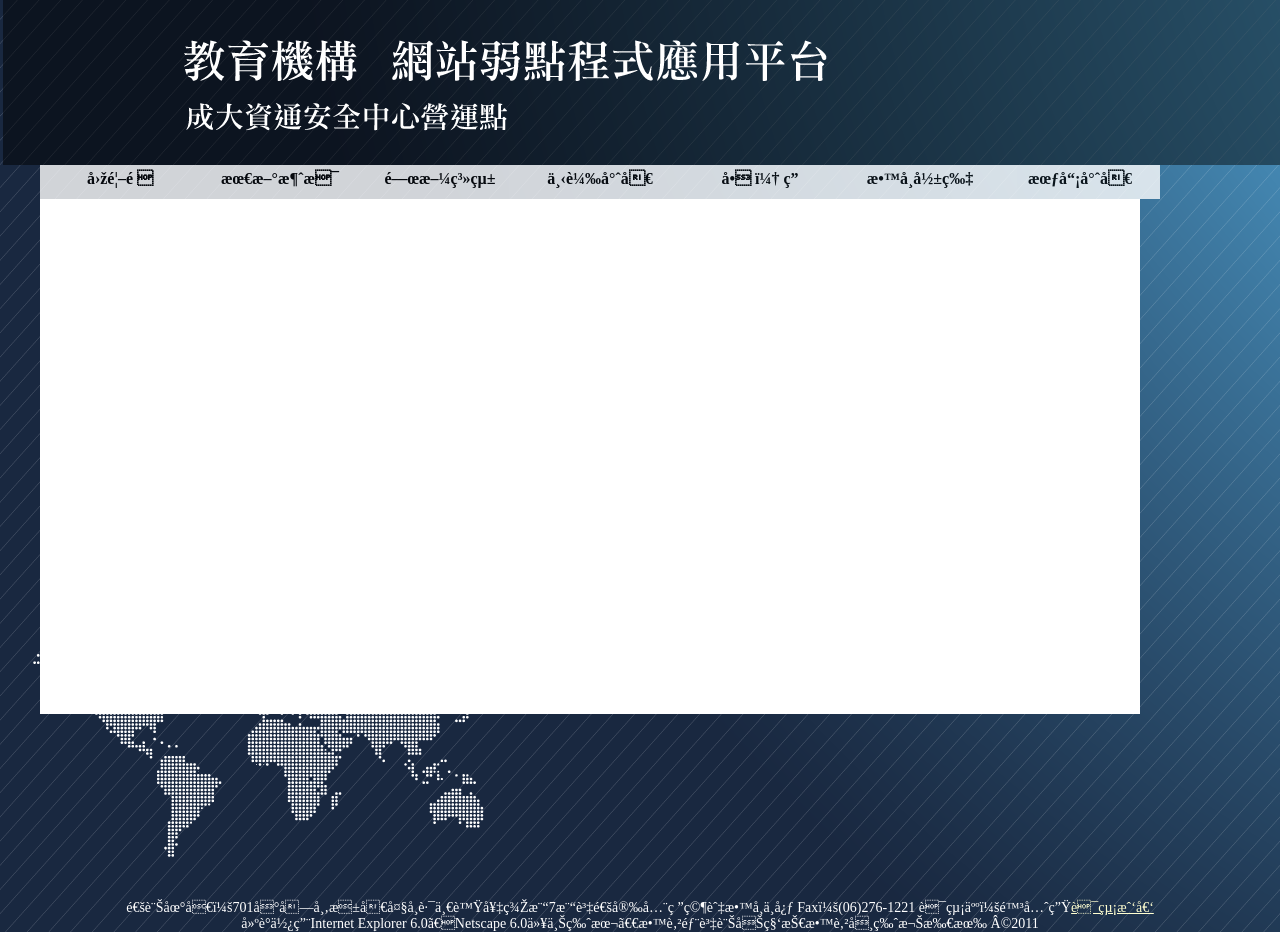
<file: ewavs/downloads.html>
<!doctype html>
<html lang="zh-Hant>
<head>
<meta charset="utf-8">
<title>教育機構網站應用程式弱點監測平台</title>
<link href="style.css" rel="stylesheet" type="text/css">
</head>

<body onLoad="MM_preloadImages('img/downloads.png','img/about.png','/img/Training-Videos.png','img/member.png','img/News.png','img/Q&amp;A.png'')">
<div id="banner"><img src="img/banner_01_01.png" id="Image1">
<div class="meue">
<h9><a href="index.html" title="home">回首頁</a></h9>
<h9><a href="news.html" title="News">最新消息</a></h9>
<h9><a href="about.html" title="About">關於系統</a></h9>
<h9><a href="downloads.html" title="download">下載專區</a></h9>
<h9><a href="QA.html" title="Q&A">問 ＆ 答</a></h9>
<h9><a href="http://ewavs.twisc.ncku.edu.tw/video/video.html" title="Training">教學影片</a></h9>
<h9><a href="member.html" title="member">會員專區</a></h9>

<div class="center">

<iframe src="http://ewavs.twisc.ncku.edu.tw/news.asp" frameborder="0" width 
="100%" height="500px" name="cF" id="cFF" onload="frameResize()"></iframe>

</div>
</div>
</div>
<frameset rows="50%,50%">
<frame name=top src="index.html">
<frame name=button src="index.html">
</frameset><noframes></noframes>
<div class="footer2">通訊地址：701台南市東區大學路一號奇美樓7樓資通安全研究與教學中心  Fax：(06)276-1221  聯絡人：陳先生<a href="mailto:ewavs@crypto.ee.ncku.edu.tw">聯絡我們</a></br>
建議使用Internet Explorer 6.0、Netscape 6.0以上版本　教育部資訊及科技教育司版權所有  ©2011</br>
</div>
</body>
</html>
</file>
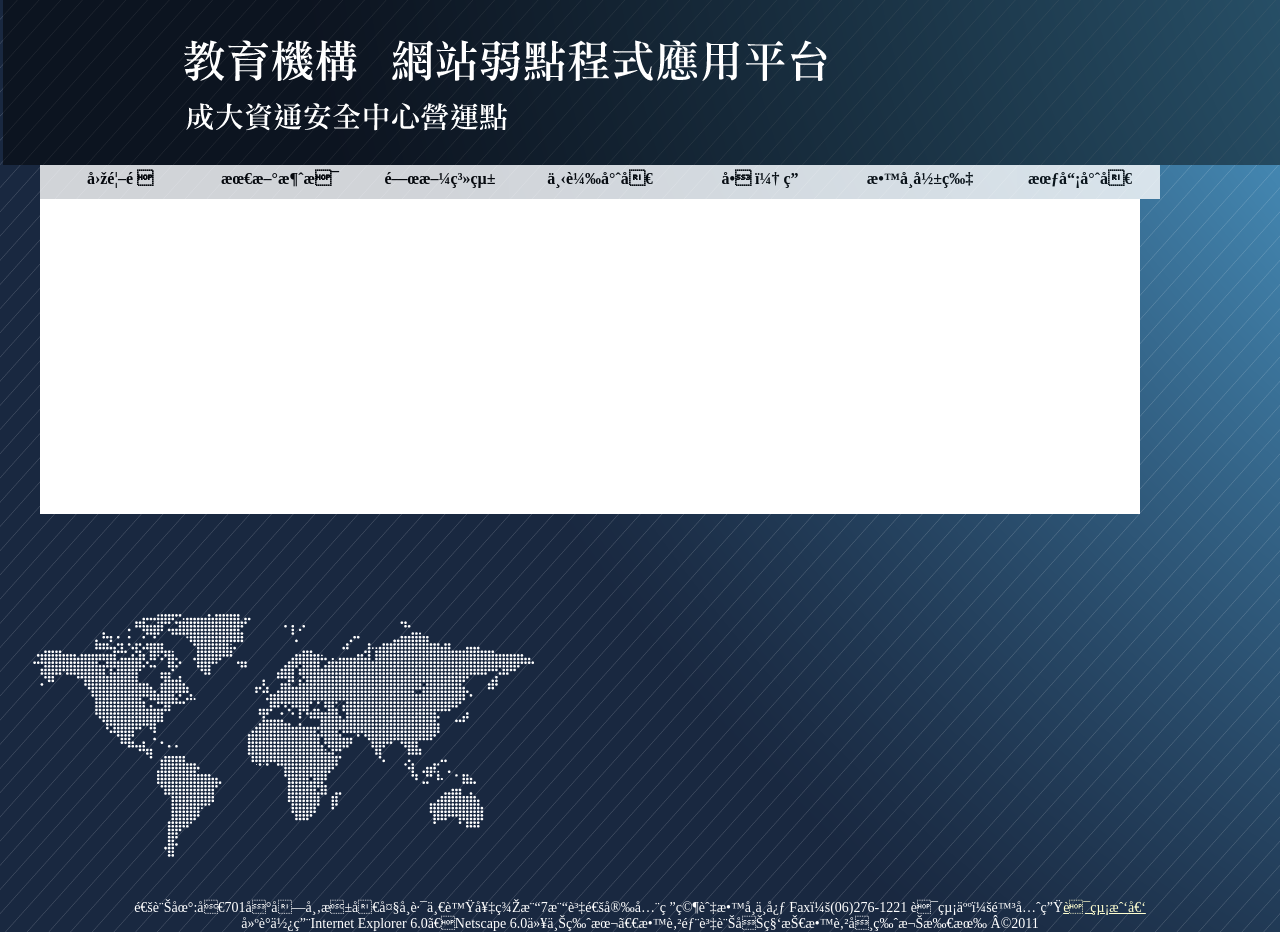
<file: ewavs/member.html>
<!doctype html>
<html lang="zh-Hant>
<head>
<meta charset="utf-8">
<title>教育機構網站應用程式弱點監測平台</title>
<link href="style.css" rel="stylesheet" type="text/css">
</head>

<body onLoad="MM_preloadImages('img/downloads.png','img/about.png','/img/Training-Videos.png','img/member.png','img/News.png','img/Q&amp;A.png'')">
<div id="banner"><img src="img/banner_01_01.png" id="Image1">
<div class="meue">
<h9><a href="index.html" title="home">回首頁</a></h9>
<h9><a href="news.html" title="News">最新消息</a></h9>
<h9><a href="about.html" title="About">關於系統</a></h9>
<h9><a href="downloads.html" title="download">下載專區</a></h9>
<h9><a href="QA.html" title="Q&A">問 ＆ 答</a></h9>
<h9><a href="http://ewavs.twisc.ncku.edu.tw/video/video.html" title="Training">教學影片</a></h9>
<h9><a href="member.html" title="member">會員專區</a></h9>
<div class="center">
  <iframe src="https://ewavs.twisc.ncku.edu.tw/member/login_ui.asp" frameborder="0" width="100%" height="300"></iframe>

</div>
</div>
</div>
<frameset rows="50%,50%">
<frame name=top src="index.html">
<frame name=button src="index.html">
</frameset><noframes></noframes>
<div class="footer2">通訊地:址701台南市東區大學路一號奇美樓7樓資通安全研究與教學中心  Fax：(06)276-1221  聯絡人：陳先生<a href="mailto:ewavs@crypto.ee.ncku.edu.tw">聯絡我們</a></br>
建議使用Internet Explorer 6.0、Netscape 6.0以上版本　教育部資訊及科技教育司版權所有  ©2011</br>
</div>
</body>
</html>
</file>
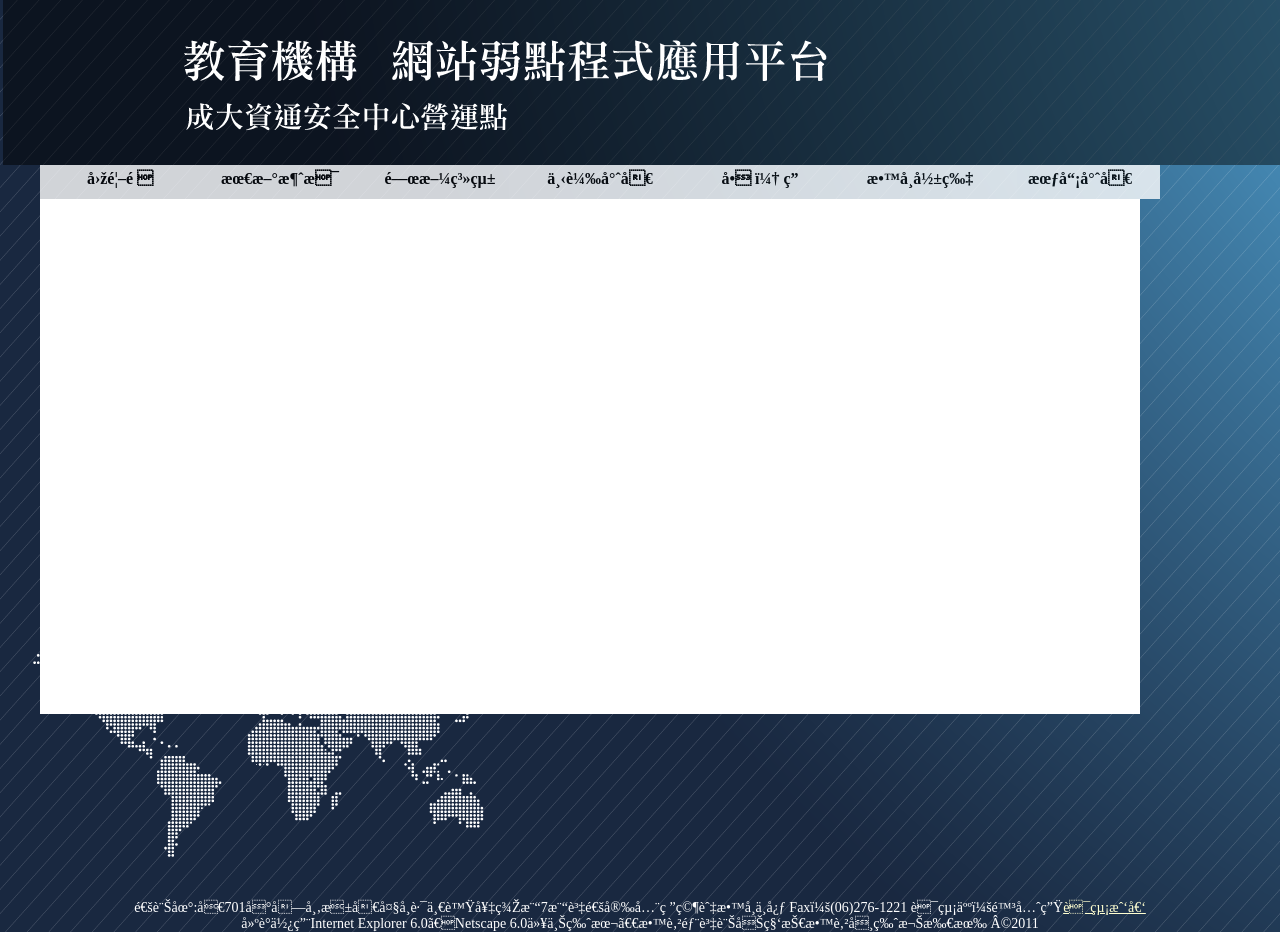
<file: ewavs/news.html>
<!doctype html>
<html lang="zh-Hant>
<head>
<meta charset="utf-8">
<title>教育機構網站應用程式弱點監測平台</title>
<link href="style.css" rel="stylesheet" type="text/css">
</head>

<body onLoad="MM_preloadImages('img/downloads.png','img/about.png','/img/Training-Videos.png','img/member.png','img/News.png','img/Q&amp;A.png'')">
<div id="banner"><img src="img/banner_01_01.png" id="Image1">
<div class="meue">
<h9><a href="index.html" title="home">回首頁</a></h9>
<h9><a href="news.html" title="News">最新消息</a></h9>
<h9><a href="about.html" title="About">關於系統</a></h9>
<h9><a href="downloads.html" title="download">下載專區</a></h9>
<h9><a href="QA.html" title="Q&A">問 ＆ 答</a></h9>
<h9><a href="http://ewavs.twisc.ncku.edu.tw/video/video.html" title="Training">教學影片</a></h9>
<h9><a href="member.html" title="member">會員專區</a></h9>

<div class="center">
  <iframe src="http://ewavs.twisc.ncku.edu.tw/news.asp" frameborder="0" width="auto" height="500px" name="cF" id="cFF" onload="frameResize()"></iframe>
</div>
</div>
</div>
<frameset rows="50%,50%">
<frame name=top src="index.html">
<frame name=button src="index.html">
</frameset><noframes></noframes>
<div class="footer2">通訊地:址701台南市東區大學路一號奇美樓7樓資通安全研究與教學中心  Fax：(06)276-1221  聯絡人：陳先生<a href="mailto:ewavs@crypto.ee.ncku.edu.tw">聯絡我們</a></br>
建議使用Internet Explorer 6.0、Netscape 6.0以上版本　教育部資訊及科技教育司版權所有  ©2011</br>
</div>
</body>
</html>
</file>
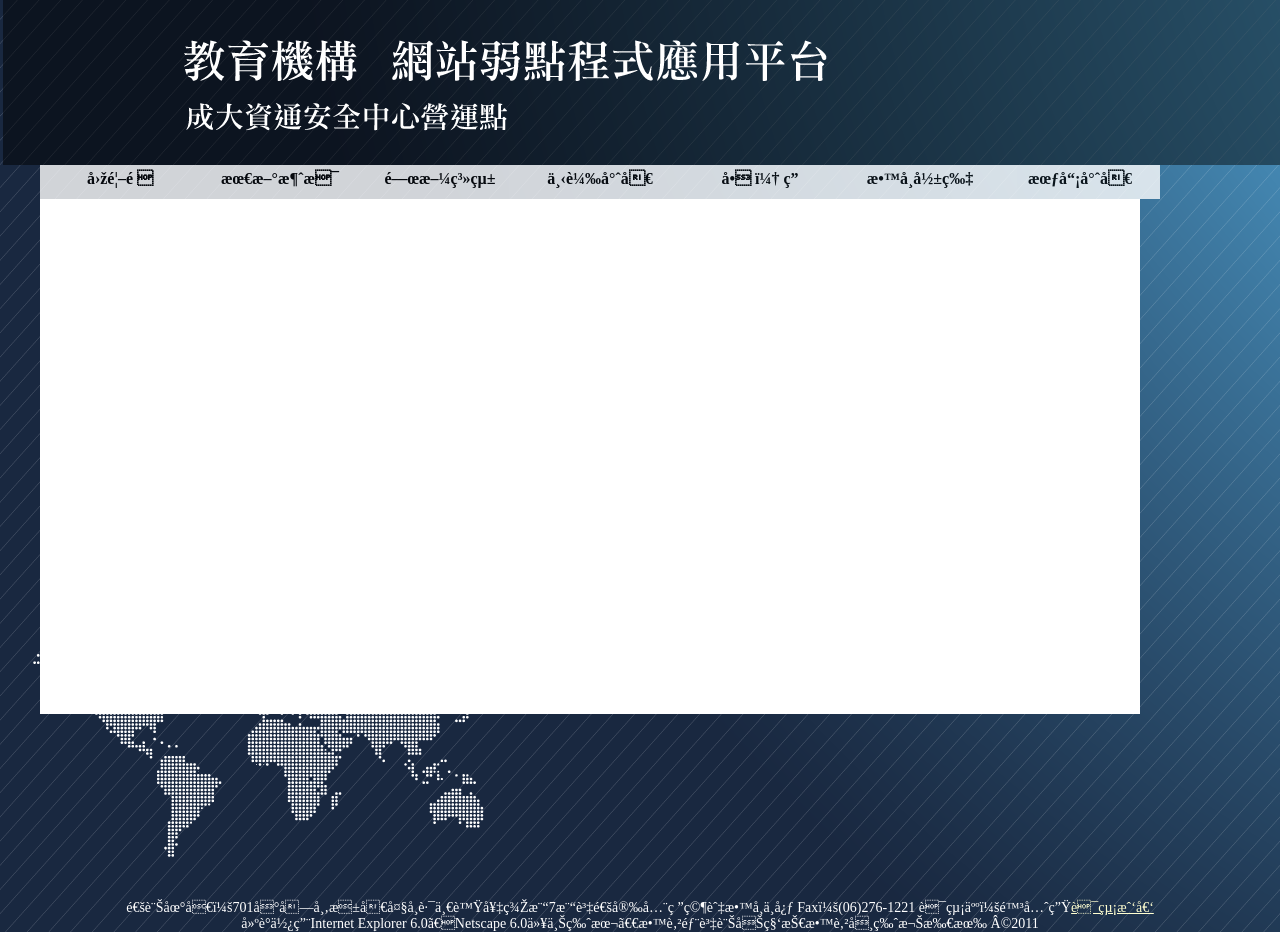
<file: ewavs/QA.html>
<!doctype html>
<html lang="zh-Hant>
<head>
<meta charset="utf-8">
<title>教育機構網站應用程式弱點監測平台</title>
<link href="style.css" rel="stylesheet" type="text/css">
</head>

<body onLoad="MM_preloadImages('img/downloads.png','img/about.png','/img/Training-Videos.png','img/member.png','img/News.png','img/Q&amp;A.png'')">
<div id="banner"><img src="img/banner_01_01.png" id="Image1">
<div class="meue">
<h9><a href="index.html" title="home">回首頁</a></h9>
<h9><a href="news.html" title="News">最新消息</a></h9>
<h9><a href="about.html" title="About">關於系統</a></h9>
<h9><a href="downloads.html" title="download">下載專區</a></h9>
<h9><a href="QA.html" title="Q&A">問 ＆ 答</a></h9>
<h9><a href="http://ewavs.twisc.ncku.edu.tw/video/video.html" title="Training">教學影片</a></h9>
<h9><a href="member.html" title="member">會員專區</a></h9>
<div class="center">
  <iframe src="http://ewavs.twisc.ncku.edu.tw/qa.asp" frameborder="0" width="100%" height="500px" name="cF" id="cFF" onload="frameResize()"></iframe>
</div>
</div>
</div>
<frameset rows="50%,50%">
<frame name=top src="index.html">
<frame name=button src="index.html">
</frameset><noframes></noframes>
<div class="footer2">通訊地址：701台南市東區大學路一號奇美樓7樓資通安全研究與教學中心  Fax：(06)276-1221  聯絡人：陳先生<a href="mailto:ewavs@crypto.ee.ncku.edu.tw">聯絡我們</a></br>
建議使用Internet Explorer 6.0、Netscape 6.0以上版本　教育部資訊及科技教育司版權所有  ©2011</br>
</div>
</body>
</html>
</file>
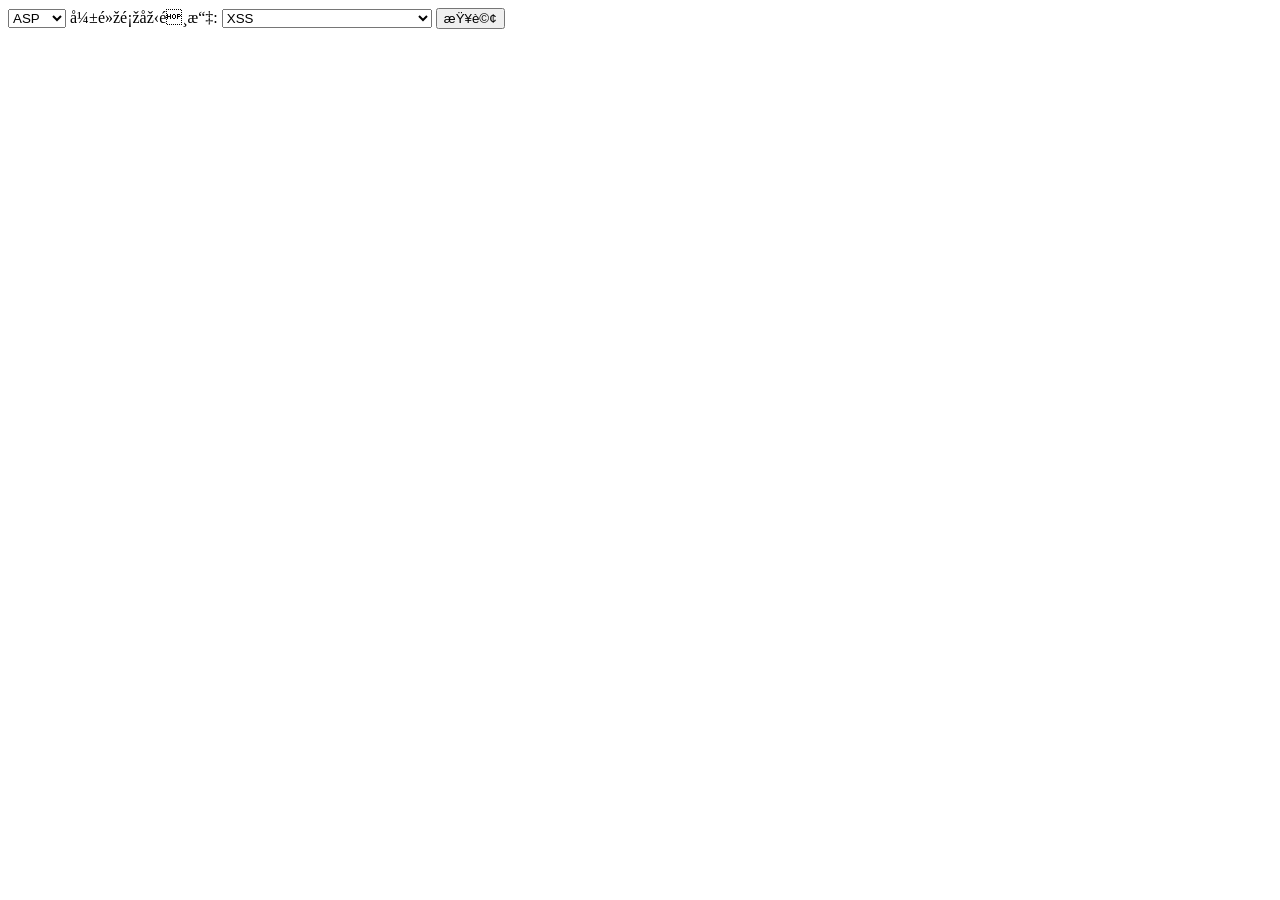
<file: ewavs/test.html>
<!doctype html>
<html lang="zh-Hant>
<head>
<meta charset="utf-8">
<title>無標題文件</title>
<script type='text/javascript' src='http://code.jquery.com/jquery-1.9.1.min.js'></script>
<script>
function Show(){
	$("#selectID").change(function(){
	 $("#selectID2").addOption($(this).val(), $('#test1 :selected').text.text()) 
});
	alert('$(this).val()');
		}
</script>
<style type="text/css">
#ASPXSS {
	display:none;
}
#ASPXXSS {
	display:none;
}
</style>
</head>

<body>
<select id="selectID" name="語言選擇"> 
	    <option value="ASP" id="ASP">ASP</option> 
	    <option value="ASPX" id="ASPX">ASPX</option> 
	    <option value="JSP" id="JSP">JSP</option> 
	    <option value="PHP" id="PHP">PHP</option> 
</select>
弱點類型選擇:
<select id="selectID2" name="弱點類型選擇"> 
	    <option value="xss" id="xss">XSS</option> 
	    <option value="sql" id="sql">SQL Injection</option> 
	    <option value="list" id="list">目錄索引</option> 
	    <option value="backup" id="backup">備份檔案</option> 
        <option value="ina" id="ina">不適當配置處理</option> 
        <option value="files" id="files">惡意檔案執行</option> 
</select>
<button type="submit" id="send" onclick="Show()">查詢</button>
<div id="ASPXSS">
<table width="100%" border="0" cellspacing="0" cellpadding="0">
  <tr>
    <td>0</td>
    <td>1</td>  
  </tr>
  <tr>
    <td>2</td>
    <td>3</td>
  </tr>
</table>

</div>

<div id="ASPXXSS">
<table width="100%" border="0" cellspacing="0" cellpadding="0">
  <tr>
    <td>A</td>
    <td>B</td>
  </tr>
  <tr>
    <td>C</td>
    <td>D</td>
  </tr>
</table>
</div>
</body>
</html>
</file>
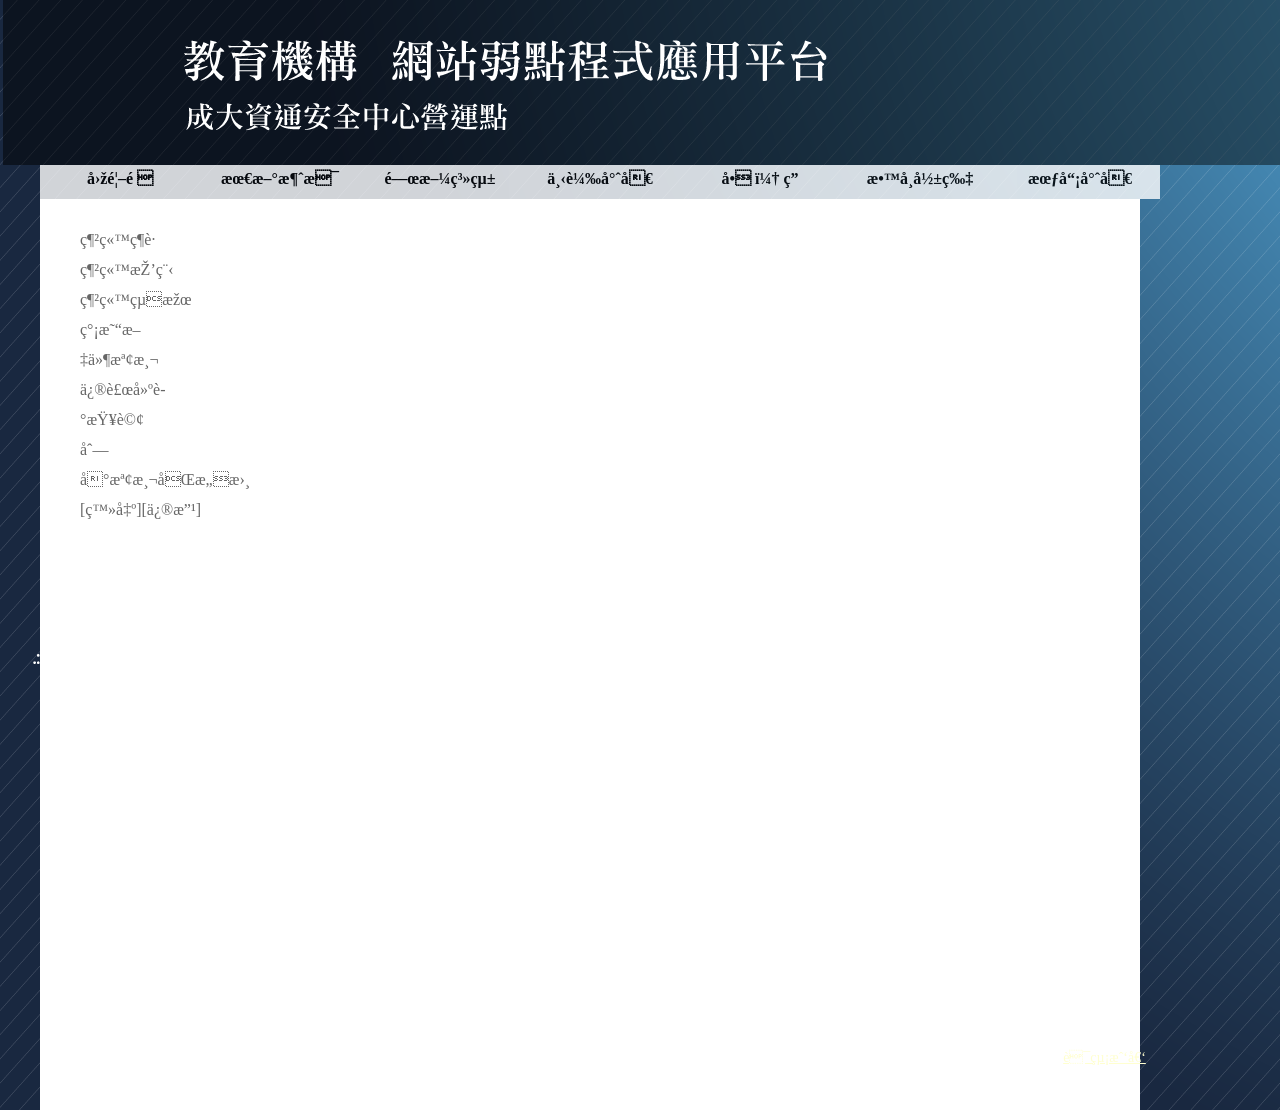
<file: ewavs/testing.html>
<!doctype html>
<html lang="zh-Hant>
<head>
<meta charset="utf-8">
<title>教育機構網站應用程式弱點監測平台</title>
<link href="style.css" rel="stylesheet" type="text/css">
</head>

<body onLoad="MM_preloadImages('img/downloads.png','img/about.png','/img/Training-Videos.png','img/member.png','img/News.png','img/Q&amp;A.png'')">
<div id="banner"><img src="img/banner_01_01.png" id="Image1">
<div class="meue">
<h9><a href="index.html" title="home">回首頁</a></h9>
<h9><a href="news.html" title="News">最新消息</a></h9>
<h9><a href="about.html" title="About">關於系統</a></h9>
<h9><a href="downloads.html" title="download">下載專區</a></h9>
<h9><a href="QA.html" title="Q&A">問 ＆ 答</a></h9>
<h9><a href="http://ewavs.twisc.ncku.edu.tw/video/video.html" title="Training">教學影片</a></h9>
<h9><a href="member.html" title="member">會員專區</a></h9>

<div class="center">
  <ul>
 <li><a href="worklist.html" title="worklist">網站維護</a></li>
 <li><a href="testing.html" title="testing">網站排程</a></li>
 <li><a href="testing_manage.html" title="testing_m">網站結果</a></li>
 <li><a href="#testing_m.html" title="testing_m">簡易文件檢測</a></li>
 <li><a href="#repair_search.html" title="testing_m">修補建議查詢</a></li>
 <li><a href="application.html" title="testing_m">列印檢測同意書</a></li>
 <li><a href="logout_user.asp">[登出]</a><a href="member/edit.asp" target="cF">[修改]</a></li>
</ul>
<iframe src="https://ewavs.twisc.ncku.edu.tw/member/testing.asp" frameborder="0"  width="100%" height="800px"  name="cF" id="cFF"  onload="frameResize()"></iframe>


</div>
</div>
</div>

<div class="footer3">通訊地:址701台南市東區大學路一號奇美樓7樓資通安全研究與教學中心  Fax：(06)276-1221  聯絡人：陳先生<a href="mailto:ewavs@crypto.ee.ncku.edu.tw">聯絡我們</a></br>
建議使用Internet Explorer 6.0、Netscape 6.0以上版本　教育部資訊及科技教育司版權所有  ©2011</br>
</div>
</body>
</html>
</file>
<file: css/style.css>
/* $font import */
@import url('https://fonts.googleapis.com/css?family=Fjalla+One');
/* $Globel */
body{
	font-family: 'Fjalla One',arial,'微軟正黑體', sans-serif;
}
.wrapper{
	background-color: #0B1C2E;
}
/* $Text */
h1,h2,h3,h4,h5,h6,p{
	margin: 0;
}
.heading{
	font-size: 72px;
	color: #fff;
	margin-bottom: 48px;
}
@media (max-width: 768px){
	.heading{
		font-size: 48px;
	}
}
/* $Icon */
.icon{
	display: inline-block;
	vertical-align: middle;
	width: 24px;
	height: 24px;
	background-size: cover;
	background-position: center;
}
.icon-fb{
	background-image: url(../img/facebook1.svg);
}
.icon-ig{
	background-image: url(../img/ig2.svg);
}
/* $Button */
.btn{
	display: inline-block;
	vertical-align: middle;
	position: relative;
	margin: 0;
	padding: 0 56px;
	box-sizing: border-box;
	font-size: 20px;
	line-height: 32px;
	text-align: center;
	font-weight: 500;
	letter-spacing: 0;
	text-decoration: none;
	color: #BF9678;
	border: 2px solid #BF9678;
	outline: none;
	cursor: pointer;
	overflow: hidden;
	user-select: none;
	/*user-select: none;點擊按鈕不反白*/
	user-drag: none;
	transition: all 0.3s;
}
.btn:hover{
	background-color: #BF9678;
	color: #fff;
}
.icon-btn{
	display: inline-block;
	vertical-align: top;
	transition: all 0.3s;	
}
.icon-btn:hover{
	transform: translateY(-20%);
}

/* $Side-nav */
.side-nav{
	position: fixed;
	right: 0;
	top: 50%;
	transform: translateY(-50%);
}
@media (max-width: 768px){
	.side-nav{
		display: none;
	}
}
.side-nav-item{
	display: inline-block;
	color: #fff;
	font-size: 18px;
	width: 120px;
	margin-top: 8px;
	margin-bottom: 8px;
	height: 20px;
	line-height: 20px;
}
.side-nav-item span{
	position: absolute;
	left: 50%;
	transform: translateX(-50%);

}
.side-nav .active .side-nav-item span{
	left: 32px;
	transition: all 0.3s;
}
.side-nav-item:before{
	content: "";
	position: absolute;
	right: 0;
	top: 0;
	height: 100%;
	width: 0;
	background-color: #BF9678;
	transition: all 0.3s;
}
.side-nav .active .side-nav-item:before{
	width: 100%;
}

/* $Layout */
.section-inner{
	padding-top: 80px;
	padding-bottom: 80px;

}
@media (max-width: 768px){
	.section-inner{
		padding-top: 40px;
		padding-bottom: 40px;

	}
}


/* $Header */
.header{
	position: fixed;
	top: 0;
	left: 0;
	width: 100%;
	z-index: 100;
}

@media (max-width: 960px) {
	.navbar-collapse{
		margin-right: -16px;
		margin-left: -16px;
	}
}

.navbar-logo{
	display: inline-block;
	width: 144px;
	height: 144px;
	background: url('..//img/logo.png') #BF9678;
	background-repeat: no-repeat;
	background-position: center;
	background-size: 80px;
	float: left;
	transition: all 0.3s;
}
.header--scrolling .navbar-logo{
	height: 80px;
	background-color: inherit;
	background-size: 60px;
}
@media (max-width: 960px){
	.navbar-logo{
		height: 80px;
		background-color: inherit;
		background-size: 80px;
		float: none;
		display: block;
		margin-right: auto;
		margin-left: auto;
	}
}
.navbar-nav{
	float: right;
}

.nav-menu{
	float: left;
}
.nav-menu li{
	float: left;

}
.nav-menu .menu-item{
	display: block;
	padding: 24px;
	color: #fff;
	line-height: 32px;
	font-size: 18px;
	transition: all 0.3s;
}
.nav-menu .menu-item:hover{
	color:  #BF9678;
	transform: translateY(-5%);
}
.nav-icon-group{
	padding: 24px;
	line-height: 32px;
	float: left;
}
.nav-icon-group .icon-btn{
	margin-right: 16px;
}
.nav-icon-group .icon-btn:last-child{
	margin: 0;
}
/* menu-toggle*/
.menu-toggle{
	position: absolute;
	top: 0;
	right: 0;
	width: 56px;
	height: 56px;
	display: inline-block;
	padding: 12px;
	padding-top: 16px;
}
@media (min-width: 961px){
	.menu-toggle{
		display: none;
	}
}
.menu-toggle span{
	display: block;
	width: 100%;
	height: 2px;
	background-color: #BF9678;
	margin-bottom: 8px;
}
/*popup-nav*/
@media (max-width: 960px){
	.popup-nav{
		position: fixed;
		top: 0;
		left: 0;
		width: 100%;
		height: 100%;
		background-color: #0B1C2E;
		opacity: 0;
		visibility: hidden;
		transition: all 0.3s;
	}
	#overlay:target{
		opacity: 1;
		visibility: visible;
	}
	.popup-nav .nav-menu{
		float: none;
		padding-top: 56px;
	}
	.popup-nav .nav-menu li{
		float: none;
	}
	.popup-nav .menu-item{
		text-align: center;
		padding: 16px;
	}
	.popup-nav .nav-icon-group{
		float: none;
		text-align: center;
		padding: 16px;
	}
	/*popup-close*/
	.popup-close{
		position: absolute;
		top: 0;
		right: 0;
		width: 56px;
		height: 56px;
		display: inline-block;
		padding: 12px;
		padding-top: 16px;
		
	}
	.popup-close span{
		width: 32px;
		height: 3px;
		background-color: #BF9678;
		position: absolute;
		top: 50%;
	
	}
	.popup-close span:nth-child(1){
		transform: translateY(-50%) rotate(45deg);
	}
	.popup-close span:nth-child(2){
		transform: translateY(-50%) rotate(-45deg);
	}
}


/* $Hero */
.hero-bg-covered{
	background-image: url(../img/hero_bg.png);
	background-size: cover;
	background-position: center;
}
/*遮罩*/
.hero-bg-covered:before{
	content: "";
	position: absolute;
	top: 0;
	left: 0;
	width: 100%;
	height: 100%;
	background-color: #161616;
	opacity:  0.7;
}
.scrolldown-btn{
	width: 48px;
	height: 48px;
	border-radius: 50%;
	border: 1px solid #fff;
	position: absolute;
	bottom: 24px;
	left: 50%;
	transform: translateX(-50%);
	background-image: url(../img/arrow.svg);
	background-size: 16px;
	background-repeat: no-repeat;
	background-position: center;
	animation: breath 2s infinite;
}
@keyframes breath{
	0%{opacity: 0.3;}
	50%{opacity: 1;}
	100%{opacity: 0.3;}
}
/* $info */
.info{
	color: #fff;
}
.info-title{
	color: #BF9678;
	font-size: 48px;
	margin-bottom: 16px;

}
.info-subtitle{
	font-size: 40px;
	margin-bottom: 48px;
	padding-bottom: 24px;
}
.info-subtitle:before{
	content: "";
	position: absolute;
	bottom: 0;
	left: 0;
	width: 160px;
	height: 3px;
	background-color: #BF9678;
}
.info-text{
	font-size: 16px;
	line-height: 32px;
}
.info-btn{
	margin-top: 24px;
}
@media (max-width: 768px){
	.info{
		padding-top: 24px;
		padding-bottom: 24px;
	}
	.info-title{
		font-size: 40px;
	}
	.info-subtitle{
		font-size: 32px;
		margin-bottom: 24px;
	}
	.info-text{
		margin-bottom: 24px;
	}
}

/* $thumbnail */
.thumbnail{
	color: #fff;
}
.thumbnail-title{
	font-size: 20px;
	color: #BF9678;
	text-align: center;
}
.thumbnail-text{
	font-size: 16px;
	line-height: 32px;
	text-align: center;
	
}
.thumbnail-imgbox{
	width: 100%;
	padding-top: calc(100% * 9 / 16 );
	margin-bottom: 8px;
}
.thumbnail-imgbox .image{
	position: absolute;
	top: 50%;
	left: 50%;
	transform: translate(-50%,-50%);
	max-width: 100%;
	max-height: 100%;

}
/* owl-carousel */
.owl-nav{
	text-align: center;
	margin-top: 24px;
}
.owl-prev,.owl-next{
	display: inline-block;
	width: 35px;
	height: 35px;
	border-radius: 50%;
	border: 1px solid #fff;
	margin: 0 16px;
	background: url('../img/arrow.svg');
	background-size: 16px;
	background-repeat: no-repeat;
	background-position: center;
}
.owl-prev{
	transform: rotate(90deg);
}
.owl-next{
	transform: rotate(-90deg);
}
/* $contact */
.contact{
	color: #fff;
	padding-top: 24px;
	padding-bottom: 24px;
}
.contact-item{
	margin-bottom: 24px;
}
.contact-label{
	color: #BF9678;
	font-size: 16px;
	margin-bottom: 8px;
}
.contact-link{
	color: #fff;
	display: inline-block;
}
/* $footer */
.footer{
	padding-top: 40px;
	padding-bottom: 40px;
	background-color: #282828;
}
.footer-logo{
	display: block;
	width: 70px;
	height: 40px;
	background-image: url(..//img/logo.png);
	background-position: 0px center;
	background-size: cover;
	margin-bottom: 8px;

	
}
/* $list */
.list{
	padding-top: 24px;
	padding-bottom: 24px;

}
.list-link{
	color: #fff;
	display: inline-block;
	margin-bottom: 16px;
}
.footer-icon-group{
	padding-top: 24px;
}
.footer-icon-group .icon-btn{
	margin-right: 16px;
}
.copyright{
	text-align: center;
	color: #484848;
	font-size: 14px;
	margin-top: 24px;
}
/*$Parallax image*/
/*common*/
.parallax-container{
	/*border: solid 1px #fff;*/
}
.parallax-container .image{
	width: 120%;
	display: block;
	
	
}
.parallax-container .frame{
	position: absolute;
	

}
.parallax-container .frame-inner{
	width: 100%;
	padding-top: 100%;
	border: 6px solid #BF9678;
}
/*about*/
.parallax-container-about{
	margin-top: 120px;
}
@media (max-width: 768px){
	.parallax-container-about .frame{
		width: 200%;
		bottom: 0px;
		right: -40%;
	}
}

/*service*/
.parallax-container-service{
	margin-left: -16px;
}
.parallax-container-service .frame{
	width: 40%;
	bottom: -30%;
	left: 30%;
}
/*contact*/

.parallax-container-contact{
	margin-top: 240px;
}
@media (max-width: 768px){
	.parallax-container-contact{
		margin-top: 48px;
	}
}
.parallax-container-contact .frame{
	width: 50%;
	top: -30%;
	left: 15%;
	
}
</file>
<file: ewavs/style.css>
@charset "utf-8";

body{
	width: 100%;
	height: auto;
	margin: 0px;
	padding: 0px;
	background-image: url(img/body_02_02_02.png);
	background-repeat: repeat-y;	
}

#banner{
	width: 100%;
	height: auto;
	position: absolute;
	z-index: 2;
	margin-right: auto;
	margin-left: auto;
	
}
#banner img {
	width:initial;
	height: auto;
	float: left;
}

.Circle {
	position: relative;
	z-index: 3;
	margin-left: auto;
	text-align: center;
	margin-top: 160px;
	margin-right: auto;
	width: 100%;
	height: auto;
	float: left;
	margin-bottom: 0px;

}
.footer {
	width: 100%;
	height: 14px;
	position: relative;
	z-index: 10;
	text-align: center;
	vertical-align: bottom;
	margin: 0px;
	font-family: "微軟正黑體";
	font-size: 14px;
	color: #FFF;
}
.footer a{
	font-family: "微軟正黑體";
	color: #FFFFD0;
	text-decoration: underline;
	}
#banner >.meue {
	width: 1200px;
	height: 20px;
	margin-right: auto;
	margin-left: auto;
	margin-top: 5px;
}
#banner .meue h9 {
	font-family: "微軟正黑體";
	font-size: 16px;
	font-weight: bold;
	color: #333;
	margin-right: auto;
	margin-left: auto;
	text-align: center;
	background-color: #FFF;
	padding: 5px;
	opacity: 0.8;
	height: 24px;
	float: left;
	width: 150px;
	
}
#banner .meue h9 a {
	color: #000;
	text-decoration: none;
}
#banner .meue h9 a:hover {
	color: #F30;
	text-decoration: none;
	animation-duration:1.2s;
	animation-name: slide;
}
#banner .meue .center {
	background-color: #FFF;
	float: left;
	margin-right: auto;
	margin-left: auto;
	width: 1100px;
	font-family: "微軟正黑體";
	font-size: 18px;
	color: #333;
	padding-top: 10px;
	height: auto;
}

@keyframes slide {
  from { 
   	opacity:0;
  }
  to {
    opacity:1;
  }
}

.footer2 {
	width: 100%;
	height: 14px;
	position: relative;
	z-index: 11;
	text-align: center;
	vertical-align: bottom;
	margin: 0px;
	font-family: "微軟正黑體";
	font-size: 14px;
	color: #FFF;
	top:900px;
}
.footer2 a{
	font-family: "微軟正黑體";
	color: #FFFFD0;
	text-decoration: underline;
	}
	
.footer3 {
	width: 100%;
	height: 14px;
	position: relative;
	z-index: 11;
	text-align: center;
	vertical-align: bottom;
	margin: 0px;
	font-family: "微軟正黑體";
	font-size: 14px;
	color: #FFF;
	top:1050px;
}
.footer3 a{
	font-family: "微軟正黑體";
	color: #FFFFD0;
	text-decoration: underline;
	}

.ah {
	font-family: "微軟正黑體";
	font-size: 16px;
	color: #333;
	text-decoration: underline;
}
.ah:hover {
	font-family: "微軟正黑體";
	font-size: 16px;
	color: #CCC;
	text-decoration: underline;
}
.word3{
	font-family: "微軟正黑體";
	font-size: 18px;
	color: #333;
	}

#banner .meue .center ul{
	font-family: "微軟正黑體";
	font-size: 16px;
	color: #333;
	text-decoration: none;
	list-style-type: none;
	line-height: 30px;
	margin-bottom: -220px;
	position: relative;
	z-index: 99;
	width: 130px;
}

#banner .meue .center ul li a{
	color: #666;
	text-decoration: none;
	
	}
#banner .meue .center ul li a:hover{
	color: #06C;
	text-decoration: none;
	
}

.search {
	background-color: #FFF;
	padding-left: 200px;
	padding-top: 50px;
	padding-bottom: 50px;
}

#ASPXSS {
	padding-left: 200px;
	display:none;
}
#ASPXSS h5 {
	color: #FFF;
	background-color: #333;
}
#ASPXSS p {
	font-size: 12px;
	color: #333;  
}
#ASPXXSS {
	padding-left: 200px;
	display:none;
}
#ASPXXSS h5 {
	color: #FFF;
	background-color: #333;
}
#ASPXXSS p {
	font-size: 12px;
	color: #333;
}
strong{
	color: #F66;
	}
#JSPXSS {
	padding-left: 200px;
	display:none;
}
#JSPXSS h5 {
	color: #FFF;
	background-color: #333;
}
#JSPXSS p {
	font-size: 12px;
	color: #333;
}
#PHPXSS {
	padding-left: 200px;
	display:none;
}
#PHPXSS h5 {
	color: #FFF;
	background-color: #333;
}
#PHPXSS p {
	font-size: 12px;
	color: #333;
}
#ASPSQL {
	padding-left: 200px;
	display:none;
}
#ASPSQL h5 {
	color: #FFF;
	background-color: #333;
}
#ASPSQL p {
	font-size: 12px;
	color: #333;
}
#ASPXSQL {
	padding-left: 200px;
	display:none;
}
#ASPXSQL h5 {
	color: #FFF;
	background-color: #333;
}
#ASPXSQL p {
	font-size: 12px;
	color: #333;
}
#JSPSQL {
	padding-left: 200px;
	display:none;
}
#JSPSQL h5 {
	color: #FFF;
	background-color: #333;
}
#JSPSQL p {
	font-size: 12px;
	color: #333;
}
#PHPSQL {
	padding-left: 200px;
	display:none;
}
#PHPSQL h5 {
	color: #FFF;
	background-color: #333;
}
#PHPSQL p {
	font-size: 12px;
	color: #333;
}
#ASPlist {
	padding-left: 200px;
	display:none;
}
#ASPlist h5 {
	color: #FFF;
	background-color: #333;
}
#ASPlist p {
	font-size: 12px;
	color: #333;
}
#ASPXlist {
	padding-left: 200px;
	display:none;
}
#ASPXlist h5 {
	color: #FFF;
	background-color: #333;
}
#ASPXlist p {
	font-size: 12px;
	color: #333;
}
#JSPlist {
	padding-left: 200px;
	display:none;
}
#JSPlist h5 {
	color: #FFF;
	background-color: #333;
}
#JSPlist p {
	font-size: 12px;
	color: #333;
}
#PHPlist {
	padding-left: 200px;
	display:none;
}
#PHPlist h5 {
	color: #FFF;
	background-color: #333;
}
#PHPlist p {
	font-size: 12px;
	color: #333;
}
#ASPbackup {
	padding-left: 200px;
	display:none;
}
#ASPbackup h5 {
	color: #FFF;
	background-color: #333;
}
#ASPbackup p {
	font-size: 12px;
	color: #333;
}
#ASPXbackup {
	padding-left: 200px;
	display:none;
}
#ASPXbackup h5 {
	color: #FFF;
	background-color: #333;
}
#ASPXbackup p {
	font-size: 12px;
	color: #333;
}
#JSPbackup {
	padding-left: 200px;
	display:none;
}
#JSPbackup h5 {
	color: #FFF;
	background-color: #333;
}
#JSPbackup p {
	font-size: 12px;
	color: #333;
}
#PHPbackup {
	padding-left: 200px;
	display:none;
}
#PHPbackup h5 {
	color: #FFF;
	background-color: #333;
}
#PHPbackup p {
	font-size: 12px;
	color: #333;
}
#ASPina {
	padding-left: 200px;
	display:none;
}
#ASPina h5 {
	color: #FFF;
	background-color: #333;
}
#ASPina p {
	font-size: 12px;
	color: #333;
}
#ASPXina {
	padding-left: 200px;
	display:none;
}
#ASPXina h5 {
	color: #FFF;
	background-color: #333;
}
#ASPXina p {
	font-size: 12px;
	color: #333;
}
#JSPina {
	padding-left: 200px;
	display:none;
}
#JSPina h5 {
	color: #FFF;
	background-color: #333;
}
#JSPina p {
	font-size: 12px;
	color: #333;
}
#PHPina {
	padding-left: 200px;
	display:none;
}
#PHPina h5 {
	color: #FFF;
	background-color: #333;
}
#PHPina p {
	font-size: 12px;
	color: #333;
}
#ASPfiles {
	padding-left: 200px;
	display:none;
}
#ASPfiles h5 {
	color: #FFF;
	background-color: #333;
}
#ASPfiles p {
	font-size: 12px;
	color: #333;
}
#ASPXfiles {
	padding-left: 200px;
	display:none;
}
#ASPXfiles h5 {
	color: #FFF;
	background-color: #333;
}
#ASPXfiles p {
	font-size: 12px;
	color: #333;
}
#JSPfiles {
	padding-left: 200px;
	display:none;
}
#JSPfiles h5 {
	color: #FFF;
	background-color: #333;
}
#JSPfiles p {
	font-size: 12px;
	color: #333;
}
#PHPfiles {
	padding-left: 200px;
	display:none;
}
#PHPfiles h5 {
	color: #FFF;
	background-color: #333;
}
#PHPfiles p {
	font-size: 12px;
	color: #333;
}
code{
	font-size: 12px;	
	}
	.meue .center #ASPfiles table thead {
	background-color: #333;
	color: #FFF;

}
center{
    overflow:auto;
    height:650px;
    font-size:16px
}
</file>
<file: css/beerstyle.css>
@charset "UTF-8";
* {
  font-family: 微軟正黑體;
}

html, body {
  width: 100%;
  height: 100%;
  margin: 0;
  display: -webkit-box;
  display: -ms-flexbox;
  display: flex;
  -webkit-box-pack: center;
      -ms-flex-pack: center;
          justify-content: center;
  -webkit-box-align: center;
      -ms-flex-align: center;
          align-items: center;
}

.scene {
  width: 800px;
  height: 500px;
  display: -webkit-box;
  display: -ms-flexbox;
  display: flex;
  -webkit-box-pack: center;
      -ms-flex-pack: center;
          justify-content: center;
  -webkit-box-align: center;
      -ms-flex-align: center;
          align-items: center;
  background-color: #333;
  position: relative;
}
.scene .title {
  position: absolute;
  left: 20px;
  top: 20px;
  margin: 0;
  font-size: 50px;
  color: white;
  opacity: 0;
}
.scene .title .question {
  font-size: 30px;
  color: #72d0ea;
  margin: 0;
  display: none;
}

.person .message {
  font-size: 20px;
  font-weight: bold;
  color: white;
  position: absolute;
  left: -240px;
  top: 80px;
  opacity: 0;
}
.person .hairs {
  position: relative;
}
.person .hairs .hair1 {
  width: 80px;
  height: 80px;
  border-radius: 40px;
  background-color: white;
  box-shadow: inset -10px -10px rgba(0, 0, 0, 0.1);
}
.person .hairs .hair2 {
  width: 80px;
  height: 80px;
  border-radius: 40px;
  background-color: white;
  box-shadow: inset -10px -10px rgba(0, 0, 0, 0.1);
  margin-left: 60px;
  margin-top: -80px;
}
.person .hairs .hair3 {
  width: 80px;
  height: 80px;
  border-radius: 40px;
  background-color: white;
  box-shadow: inset -10px -10px rgba(0, 0, 0, 0.1);
  margin-left: 120px;
  margin-top: -90px;
}
.person .hairs .hair4 {
  width: 80px;
  height: 80px;
  border-radius: 40px;
  background-color: white;
  box-shadow: inset -10px -10px rgba(0, 0, 0, 0.1);
  margin-top: -30px;
  margin-left: 130px;
}
.person .hairs .hair5 {
  width: 80px;
  height: 80px;
  border-radius: 40px;
  background-color: white;
  box-shadow: inset -10px -10px rgba(0, 0, 0, 0.1);
  margin-top: -80px;
  margin-left: 60px;
}
.person .hairs .hair6 {
  width: 80px;
  height: 80px;
  border-radius: 40px;
  background-color: white;
  box-shadow: inset -10px -10px rgba(0, 0, 0, 0.1);
  margin-top: -60px;
  margin-left: -10px;
}
.person .face {
  width: 200px;
  height: 150px;
  border-radius: 75px;
  border-radius: 20px 20px 80px 80px;
  padding-top: 50px;
  margin-top: -60px;
  background-color: #72d0ea;
  box-shadow: inset -10px -10px 0px rgba(0, 0, 0, 0.1);
}
.person .face .eyes .eye {
  width: 50px;
  height: 25px;
  border-radius: 12.5px;
  display: inline-block;
  margin-right: 5px;
  margin-left: 15px;
  margin-top: 15px;
  background-color: white;
}
.person .face .eyes .eye .eyeball {
  width: 25px;
  height: 25px;
  border-radius: 12.5px;
  background-color: #444140;
}
.person .face .nose {
  width: 10px;
  height: 15px;
  border-radius: 7.5px;
  background-color: #f2701a;
  margin-left: 70px;
}
.person .face .mouth {
  width: 70px;
  height: 25px;
  border-radius: 12.5px;
  background-color: #f2701a;
  margin-top: 0px;
  margin-left: 70px;
}
.person .face .mouth .food {
  width: 10px;
  height: 10px;
  border-radius: 5px;
  margin-left: -30px;
  background-color: #f2701a;
}
.person .face .ear {
  width: 100px;
  height: 100px;
  border-radius: 50px;
  background-color: #72d0ea;
  margin-top: -60px;
  margin-left: 120px;
}

.scene .title {
  -webkit-transition: 0.5s;
  transition: 0.5s;
}

.person {
  -webkit-transition: 0.5s;
  transition: 0.5s;
}
.person .face, .person .ear {
  -webkit-transition: 0.5s, background-color 3s 1s;
  transition: 0.5s, background-color 3s 1s;
}
.person .message {
  -webkit-transition-delay: 1s;
          transition-delay: 1s;
}
.person * {
  -webkit-transition: 0.5s;
  transition: 0.5s;
}

.scene:hover .person {
  margin-top: 50px;
}
.scene:hover .person .face {
  box-shadow: inset -10px -10px 0px rgba(0, 0, 0, 0.1), 30px 10px rgba(0, 0, 0, 0.1);
}
.scene:hover .person:hover {
  -webkit-transform: translateX(40px);
          transform: translateX(40px);
}
.scene:hover .person:hover .message {
  opacity: 1;
}
.scene:hover .person:hover .face {
  box-shadow: inset -10px -10px 0px rgba(0, 0, 0, 0.1), -30px 10px rgba(0, 0, 0, 0.1);
}
.scene:hover .person:hover .hairs .hair1 {
  margin-left: 0px;
}
.scene:hover .person:hover .face, .scene:hover .person:hover .ear {
  background-color: #f2701a;
}
.scene:hover .person:hover .eyes {
  -webkit-transform: translateX(30px);
          transform: translateX(30px);
}
.scene:hover .person:hover .eyeball {
  -webkit-transform: translateX(25px);
          transform: translateX(25px);
}
.scene:hover .person:hover .nose {
  -webkit-transform: translateX(35px);
          transform: translateX(35px);
}
.scene:hover .person:hover .mouth {
  -webkit-transform: translateX(25px);
          transform: translateX(25px);
}
.scene:hover .title {
  opacity: 1;
}

.scene:active .question {
  display: block;
}
.scene:active .person {
  -webkit-transform: scale(0.9);
          transform: scale(0.9);
}
.scene:active .person .hairs {
  -webkit-transform: translateY(-50px);
          transform: translateY(-50px);
}
</file>
<file: css/mstyle.css>
* {
  background-color: #262626;
}

html, body {
  margin: 0;
  padding: 0;
}

.app {
  width: 400px;
  height: 400px;
  position: absolute;
  left: 50%;
  top: 50%;
  -webkit-transform: translate(-50%, -50%);
  transform: translate(-50%, -50%);
}

#bg_x5F_C {
  fill: #66ccff;
  stroke: none;
}

#bg_x5F_C > line {
  -webkit-fill: none;
  fill: none;
  -webkit-stroke: #f2f2f2;
  stroke: #f2f2f2;
  -webkit-fill: #ffd480;
  fill: #ffd480;
  -webkit-transform: rotate(45deg);
  transform: rotate(45deg);
  -webkit-transform-origin: 50% 50%;
  transform-origin: 50% 50%;
  -webkit-animation: ani 30s both;
  animation: ani 30s both;
}

#bg_x5F_C > rect {
  -webkit-fill: #ff8c66;
  fill: #ff8c66;
  stroke: none;
  -webkit-stroke: none;
}

.center_x5F_C_b {
  fill: #ffd480;
  -webkit-fill: #ffd480;
}

.center_x5F_C_s {
  fill: #f2f2f2;
  -webkit-fill: #f2f2f2;
}

#s_x5F_8 {
  fill: #ffd480;
  -webkit-fill: #ffd480;
  -webkit-transform: rotate(45deg);
  transform: rotate(45deg);
  -webkit-transform-origin: 50% 50%;
  transform-origin: 50% 50%;
  -webkit-animation: ani 30s both;
  animation: ani 30s both;
}

#s_x5F_8:hover {
  -webkit-fill: #ffffb3;
  fill: #ffffb3;
  -webkit-fill-opacity: 1;
  fill-opacity: 1;
}

@keyframes ani {
  0% {
    -webkit-transform: translate(0, 0) rotate(0deg);
    transform: translate(0, 0) rotate(0deg);
  }
  100% {
    -webkit-transform: translate(0, 0) rotate(360deg);
    transform: translate(0, 0) rotate(360deg);
  }
}
</file>
<file: ewavs/SpryAssets/SpryAccordion.css>
@charset "UTF-8";

/* SpryAccordion.css - version 0.5 - Spry Pre-Release 1.6.1 */

/* Copyright (c) 2006. Adobe Systems Incorporated. All rights reserved. */

/* This is the selector for the main Accordion container. For our default style,
 * we draw borders on the left, right, and bottom. The top border of the Accordion
 * will be rendered by the first AccordionPanelTab which never moves.
 *
 * If you want to constrain the width of the Accordion widget, set a width on
 * the Accordion container. By default, our accordion expands horizontally to fill
 * up available space.
 *
 * The name of the class ("Accordion") used in this selector is not necessary
 * to make the widget function. You can use any class name you want to style the
 * Accordion container.
 */
.Accordion {
	width:600px;
	border-left: solid 0px gray;
	border-right: solid 0px black;
	border-bottom: solid 0px gray;
	overflow: hidden;
	
}

/* This is the selector for the AccordionPanel container which houses the
 * panel tab and a panel content area. It doesn't render visually, but we
 * make sure that it has zero margin and padding.
 *
 * The name of the class ("AccordionPanel") used in this selector is not necessary
 * to make the widget function. You can use any class name you want to style an
 * accordion panel container.
*/
.AccordionPanel {
	margin: 0px;
	padding: 0px;
}

/* This is the selector for the AccordionPanelTab. This container houses
 * the title for the panel. This is also the container that the user clicks
 * on to open a specific panel.
 *
 * The name of the class ("AccordionPanelTab") used in this selector is not necessary
 * to make the widget function. You can use any class name you want to style an
 * accordion panel tab container.
 *
 * NOTE:
 * This rule uses -moz-user-select and -khtml-user-select properties to prevent the
 * user from selecting the text in the AccordionPanelTab. These are proprietary browser
 * properties that only work in Mozilla based browsers (like FireFox) and KHTML based
 * browsers (like Safari), so they will not pass W3C validation. If you want your documents to
 * validate, and don't care if the user can select the text within an AccordionPanelTab,
 * you can safely remove those properties without affecting the functionality of the widget.
 */
.AccordionPanelTab {
	background-color: #CCCCCC;
	border-top: solid 1px black;
	border-bottom: solid 1px gray;
	margin: 0px;
	padding: 2px;
	cursor: pointer;
	-moz-user-select: none;
	-khtml-user-select: none;
}

/* This is the selector for a Panel's Content area. It's important to note that
 * you should never put any padding on the panel's content area if you plan to
 * use the Accordions panel animations. Placing a non-zero padding on the content
 * area can cause the accordion to abruptly grow in height while the panels animate.
 *
 * Anyone who styles an Accordion *MUST* specify a height on the Accordion Panel
 * Content container.
 *
 * The name of the class ("AccordionPanelContent") used in this selector is not necessary
 * to make the widget function. You can use any class name you want to style an
 * accordion panel content container.
 */
.AccordionPanelContent {
	overflow: auto;
	margin: 0px;
	padding: 0px;
	height: 500px;
	}

/* This is an example of how to change the appearance of the panel tab that is
 * currently open. The class "AccordionPanelOpen" is programatically added and removed
 * from panels as the user clicks on the tabs within the Accordion.
 */
.AccordionPanelOpen .AccordionPanelTab {
	background-color: #EEEEEE;
	
}

/* This is an example of how to change the appearance of the panel tab as the
 * mouse hovers over it. The class "AccordionPanelTabHover" is programatically added
 * and removed from panel tab containers as the mouse enters and exits the tab container.
 */
.AccordionPanelTabHover {
	color: #FFFFFF;
}
.AccordionPanelOpen .AccordionPanelTabHover {
	color: #FFFFFF;
}

/* This is an example of how to change the appearance of all the panel tabs when the
 * Accordion has focus. The "AccordionFocused" class is programatically added and removed
 * whenever the Accordion gains or loses keyboard focus.
 */
.AccordionFocused .AccordionPanelTab {
	background-color: #FFCC99;
}

/* This is an example of how to change the appearance of the panel tab that is
 * currently open when the Accordion has focus.
 */
.AccordionFocused .AccordionPanelOpen .AccordionPanelTab {
	background-color: #999999;
	opacity:0.4;
}
/* Rules for Printing */

@media print {

  .Accordion {
  overflow: visible !important;
  }
  
  .AccordionPanelContent {
  display: block !important;
  overflow: visible !important;
  height: auto !important;
  }
}
</file>
<file: css/layout.css>
/*-------------------------*/
/* $Grid 
---------------------------*/
/*!
 * Bootstrap v3.3.7 (http://getbootstrap.com)
 * Copyright 2011-2016 Twitter, Inc.
 * Licensed under MIT (https://github.com/twbs/bootstrap/blob/master/LICENSE)
 */
.container {
  margin-right: auto;
  margin-left: auto;
  padding-left: 16px;
  padding-right: 16px;
  max-width: 1172px;
}
.container-fluid {
  margin-right: auto;
  margin-left: auto;
  padding-left: 16px;
  padding-right: 16px;
}
.row {
  margin-left: -16px;
  margin-right: -16px;
}
.col-xs-1, .col-sm-1, .col-md-1, .col-lg-1, .col-xs-2, .col-sm-2, .col-md-2, .col-lg-2, .col-xs-3, .col-sm-3, .col-md-3, .col-lg-3, .col-xs-4, .col-sm-4, .col-md-4, .col-lg-4, .col-xs-5, .col-sm-5, .col-md-5, .col-lg-5, .col-xs-6, .col-sm-6, .col-md-6, .col-lg-6, .col-xs-7, .col-sm-7, .col-md-7, .col-lg-7, .col-xs-8, .col-sm-8, .col-md-8, .col-lg-8, .col-xs-9, .col-sm-9, .col-md-9, .col-lg-9, .col-xs-10, .col-sm-10, .col-md-10, .col-lg-10, .col-xs-11, .col-sm-11, .col-md-11, .col-lg-11, .col-xs-12, .col-sm-12, .col-md-12, .col-lg-12 {
  position: relative;
  min-height: 1px;
  padding-left: 16px;
  padding-right: 16px;
}
.col-xs-1, .col-xs-2, .col-xs-3, .col-xs-4, .col-xs-5, .col-xs-6, .col-xs-7, .col-xs-8, .col-xs-9, .col-xs-10, .col-xs-11, .col-xs-12 {
  float: left;
}
.col-xs-12 {
  width: 100%;
}
.col-xs-11 {
  width: 91.66666667%;
}
.col-xs-10 {
  width: 83.33333333%;
}
.col-xs-9 {
  width: 75%;
}
.col-xs-8 {
  width: 66.66666667%;
}
.col-xs-7 {
  width: 58.33333333%;
}
.col-xs-6 {
  width: 50%;
}
.col-xs-5 {
  width: 41.66666667%;
}
.col-xs-4 {
  width: 33.33333333%;
}
.col-xs-3 {
  width: 25%;
}
.col-xs-2 {
  width: 16.66666667%;
}
.col-xs-1 {
  width: 8.33333333%;
}
.col-xs-pull-12 {
  right: 100%;
}
.col-xs-pull-11 {
  right: 91.66666667%;
}
.col-xs-pull-10 {
  right: 83.33333333%;
}
.col-xs-pull-9 {
  right: 75%;
}
.col-xs-pull-8 {
  right: 66.66666667%;
}
.col-xs-pull-7 {
  right: 58.33333333%;
}
.col-xs-pull-6 {
  right: 50%;
}
.col-xs-pull-5 {
  right: 41.66666667%;
}
.col-xs-pull-4 {
  right: 33.33333333%;
}
.col-xs-pull-3 {
  right: 25%;
}
.col-xs-pull-2 {
  right: 16.66666667%;
}
.col-xs-pull-1 {
  right: 8.33333333%;
}
.col-xs-pull-0 {
  right: auto;
}
.col-xs-push-12 {
  left: 100%;
}
.col-xs-push-11 {
  left: 91.66666667%;
}
.col-xs-push-10 {
  left: 83.33333333%;
}
.col-xs-push-9 {
  left: 75%;
}
.col-xs-push-8 {
  left: 66.66666667%;
}
.col-xs-push-7 {
  left: 58.33333333%;
}
.col-xs-push-6 {
  left: 50%;
}
.col-xs-push-5 {
  left: 41.66666667%;
}
.col-xs-push-4 {
  left: 33.33333333%;
}
.col-xs-push-3 {
  left: 25%;
}
.col-xs-push-2 {
  left: 16.66666667%;
}
.col-xs-push-1 {
  left: 8.33333333%;
}
.col-xs-push-0 {
  left: auto;
}
.col-xs-offset-12 {
  margin-left: 100%;
}
.col-xs-offset-11 {
  margin-left: 91.66666667%;
}
.col-xs-offset-10 {
  margin-left: 83.33333333%;
}
.col-xs-offset-9 {
  margin-left: 75%;
}
.col-xs-offset-8 {
  margin-left: 66.66666667%;
}
.col-xs-offset-7 {
  margin-left: 58.33333333%;
}
.col-xs-offset-6 {
  margin-left: 50%;
}
.col-xs-offset-5 {
  margin-left: 41.66666667%;
}
.col-xs-offset-4 {
  margin-left: 33.33333333%;
}
.col-xs-offset-3 {
  margin-left: 25%;
}
.col-xs-offset-2 {
  margin-left: 16.66666667%;
}
.col-xs-offset-1 {
  margin-left: 8.33333333%;
}
.col-xs-offset-0 {
  margin-left: 0%;
}
@media (min-width: 768px) {
  .col-sm-1, .col-sm-2, .col-sm-3, .col-sm-4, .col-sm-5, .col-sm-6, .col-sm-7, .col-sm-8, .col-sm-9, .col-sm-10, .col-sm-11, .col-sm-12 {
    float: left;
  }
  .col-sm-12 {
    width: 100%;
  }
  .col-sm-11 {
    width: 91.66666667%;
  }
  .col-sm-10 {
    width: 83.33333333%;
  }
  .col-sm-9 {
    width: 75%;
  }
  .col-sm-8 {
    width: 66.66666667%;
  }
  .col-sm-7 {
    width: 58.33333333%;
  }
  .col-sm-6 {
    width: 50%;
  }
  .col-sm-5 {
    width: 41.66666667%;
  }
  .col-sm-4 {
    width: 33.33333333%;
  }
  .col-sm-3 {
    width: 25%;
  }
  .col-sm-2 {
    width: 16.66666667%;
  }
  .col-sm-1 {
    width: 8.33333333%;
  }
  .col-sm-pull-12 {
    right: 100%;
  }
  .col-sm-pull-11 {
    right: 91.66666667%;
  }
  .col-sm-pull-10 {
    right: 83.33333333%;
  }
  .col-sm-pull-9 {
    right: 75%;
  }
  .col-sm-pull-8 {
    right: 66.66666667%;
  }
  .col-sm-pull-7 {
    right: 58.33333333%;
  }
  .col-sm-pull-6 {
    right: 50%;
  }
  .col-sm-pull-5 {
    right: 41.66666667%;
  }
  .col-sm-pull-4 {
    right: 33.33333333%;
  }
  .col-sm-pull-3 {
    right: 25%;
  }
  .col-sm-pull-2 {
    right: 16.66666667%;
  }
  .col-sm-pull-1 {
    right: 8.33333333%;
  }
  .col-sm-pull-0 {
    right: auto;
  }
  .col-sm-push-12 {
    left: 100%;
  }
  .col-sm-push-11 {
    left: 91.66666667%;
  }
  .col-sm-push-10 {
    left: 83.33333333%;
  }
  .col-sm-push-9 {
    left: 75%;
  }
  .col-sm-push-8 {
    left: 66.66666667%;
  }
  .col-sm-push-7 {
    left: 58.33333333%;
  }
  .col-sm-push-6 {
    left: 50%;
  }
  .col-sm-push-5 {
    left: 41.66666667%;
  }
  .col-sm-push-4 {
    left: 33.33333333%;
  }
  .col-sm-push-3 {
    left: 25%;
  }
  .col-sm-push-2 {
    left: 16.66666667%;
  }
  .col-sm-push-1 {
    left: 8.33333333%;
  }
  .col-sm-push-0 {
    left: auto;
  }
  .col-sm-offset-12 {
    margin-left: 100%;
  }
  .col-sm-offset-11 {
    margin-left: 91.66666667%;
  }
  .col-sm-offset-10 {
    margin-left: 83.33333333%;
  }
  .col-sm-offset-9 {
    margin-left: 75%;
  }
  .col-sm-offset-8 {
    margin-left: 66.66666667%;
  }
  .col-sm-offset-7 {
    margin-left: 58.33333333%;
  }
  .col-sm-offset-6 {
    margin-left: 50%;
  }
  .col-sm-offset-5 {
    margin-left: 41.66666667%;
  }
  .col-sm-offset-4 {
    margin-left: 33.33333333%;
  }
  .col-sm-offset-3 {
    margin-left: 25%;
  }
  .col-sm-offset-2 {
    margin-left: 16.66666667%;
  }
  .col-sm-offset-1 {
    margin-left: 8.33333333%;
  }
  .col-sm-offset-0 {
    margin-left: 0%;
  }
}
@media (min-width: 992px) {
  .col-md-1, .col-md-2, .col-md-3, .col-md-4, .col-md-5, .col-md-6, .col-md-7, .col-md-8, .col-md-9, .col-md-10, .col-md-11, .col-md-12 {
    float: left;
  }
  .col-md-12 {
    width: 100%;
  }
  .col-md-11 {
    width: 91.66666667%;
  }
  .col-md-10 {
    width: 83.33333333%;
  }
  .col-md-9 {
    width: 75%;
  }
  .col-md-8 {
    width: 66.66666667%;
  }
  .col-md-7 {
    width: 58.33333333%;
  }
  .col-md-6 {
    width: 50%;
  }
  .col-md-5 {
    width: 41.66666667%;
  }
  .col-md-4 {
    width: 33.33333333%;
  }
  .col-md-3 {
    width: 25%;
  }
  .col-md-2 {
    width: 16.66666667%;
  }
  .col-md-1 {
    width: 8.33333333%;
  }
  .col-md-pull-12 {
    right: 100%;
  }
  .col-md-pull-11 {
    right: 91.66666667%;
  }
  .col-md-pull-10 {
    right: 83.33333333%;
  }
  .col-md-pull-9 {
    right: 75%;
  }
  .col-md-pull-8 {
    right: 66.66666667%;
  }
  .col-md-pull-7 {
    right: 58.33333333%;
  }
  .col-md-pull-6 {
    right: 50%;
  }
  .col-md-pull-5 {
    right: 41.66666667%;
  }
  .col-md-pull-4 {
    right: 33.33333333%;
  }
  .col-md-pull-3 {
    right: 25%;
  }
  .col-md-pull-2 {
    right: 16.66666667%;
  }
  .col-md-pull-1 {
    right: 8.33333333%;
  }
  .col-md-pull-0 {
    right: auto;
  }
  .col-md-push-12 {
    left: 100%;
  }
  .col-md-push-11 {
    left: 91.66666667%;
  }
  .col-md-push-10 {
    left: 83.33333333%;
  }
  .col-md-push-9 {
    left: 75%;
  }
  .col-md-push-8 {
    left: 66.66666667%;
  }
  .col-md-push-7 {
    left: 58.33333333%;
  }
  .col-md-push-6 {
    left: 50%;
  }
  .col-md-push-5 {
    left: 41.66666667%;
  }
  .col-md-push-4 {
    left: 33.33333333%;
  }
  .col-md-push-3 {
    left: 25%;
  }
  .col-md-push-2 {
    left: 16.66666667%;
  }
  .col-md-push-1 {
    left: 8.33333333%;
  }
  .col-md-push-0 {
    left: auto;
  }
  .col-md-offset-12 {
    margin-left: 100%;
  }
  .col-md-offset-11 {
    margin-left: 91.66666667%;
  }
  .col-md-offset-10 {
    margin-left: 83.33333333%;
  }
  .col-md-offset-9 {
    margin-left: 75%;
  }
  .col-md-offset-8 {
    margin-left: 66.66666667%;
  }
  .col-md-offset-7 {
    margin-left: 58.33333333%;
  }
  .col-md-offset-6 {
    margin-left: 50%;
  }
  .col-md-offset-5 {
    margin-left: 41.66666667%;
  }
  .col-md-offset-4 {
    margin-left: 33.33333333%;
  }
  .col-md-offset-3 {
    margin-left: 25%;
  }
  .col-md-offset-2 {
    margin-left: 16.66666667%;
  }
  .col-md-offset-1 {
    margin-left: 8.33333333%;
  }
  .col-md-offset-0 {
    margin-left: 0%;
  }
}
@media (min-width: 1200px) {
  .col-lg-1, .col-lg-2, .col-lg-3, .col-lg-4, .col-lg-5, .col-lg-6, .col-lg-7, .col-lg-8, .col-lg-9, .col-lg-10, .col-lg-11, .col-lg-12 {
    float: left;
  }
  .col-lg-12 {
    width: 100%;
  }
  .col-lg-11 {
    width: 91.66666667%;
  }
  .col-lg-10 {
    width: 83.33333333%;
  }
  .col-lg-9 {
    width: 75%;
  }
  .col-lg-8 {
    width: 66.66666667%;
  }
  .col-lg-7 {
    width: 58.33333333%;
  }
  .col-lg-6 {
    width: 50%;
  }
  .col-lg-5 {
    width: 41.66666667%;
  }
  .col-lg-4 {
    width: 33.33333333%;
  }
  .col-lg-3 {
    width: 25%;
  }
  .col-lg-2 {
    width: 16.66666667%;
  }
  .col-lg-1 {
    width: 8.33333333%;
  }
  .col-lg-pull-12 {
    right: 100%;
  }
  .col-lg-pull-11 {
    right: 91.66666667%;
  }
  .col-lg-pull-10 {
    right: 83.33333333%;
  }
  .col-lg-pull-9 {
    right: 75%;
  }
  .col-lg-pull-8 {
    right: 66.66666667%;
  }
  .col-lg-pull-7 {
    right: 58.33333333%;
  }
  .col-lg-pull-6 {
    right: 50%;
  }
  .col-lg-pull-5 {
    right: 41.66666667%;
  }
  .col-lg-pull-4 {
    right: 33.33333333%;
  }
  .col-lg-pull-3 {
    right: 25%;
  }
  .col-lg-pull-2 {
    right: 16.66666667%;
  }
  .col-lg-pull-1 {
    right: 8.33333333%;
  }
  .col-lg-pull-0 {
    right: auto;
  }
  .col-lg-push-12 {
    left: 100%;
  }
  .col-lg-push-11 {
    left: 91.66666667%;
  }
  .col-lg-push-10 {
    left: 83.33333333%;
  }
  .col-lg-push-9 {
    left: 75%;
  }
  .col-lg-push-8 {
    left: 66.66666667%;
  }
  .col-lg-push-7 {
    left: 58.33333333%;
  }
  .col-lg-push-6 {
    left: 50%;
  }
  .col-lg-push-5 {
    left: 41.66666667%;
  }
  .col-lg-push-4 {
    left: 33.33333333%;
  }
  .col-lg-push-3 {
    left: 25%;
  }
  .col-lg-push-2 {
    left: 16.66666667%;
  }
  .col-lg-push-1 {
    left: 8.33333333%;
  }
  .col-lg-push-0 {
    left: auto;
  }
  .col-lg-offset-12 {
    margin-left: 100%;
  }
  .col-lg-offset-11 {
    margin-left: 91.66666667%;
  }
  .col-lg-offset-10 {
    margin-left: 83.33333333%;
  }
  .col-lg-offset-9 {
    margin-left: 75%;
  }
  .col-lg-offset-8 {
    margin-left: 66.66666667%;
  }
  .col-lg-offset-7 {
    margin-left: 58.33333333%;
  }
  .col-lg-offset-6 {
    margin-left: 50%;
  }
  .col-lg-offset-5 {
    margin-left: 41.66666667%;
  }
  .col-lg-offset-4 {
    margin-left: 33.33333333%;
  }
  .col-lg-offset-3 {
    margin-left: 25%;
  }
  .col-lg-offset-2 {
    margin-left: 16.66666667%;
  }
  .col-lg-offset-1 {
    margin-left: 8.33333333%;
  }
  .col-lg-offset-0 {
    margin-left: 0%;
  }
}
.u-clearfix:before,
.u-clearfix:after,
.container:before,
.container:after,
.container-fluid:before,
.container-fluid:after,
.row:before,
.row:after {
  content: " ";
  display: table;
}
.u-clearfix:after,
.container:after,
.container-fluid:after,
.row:after {
  clear: both;
}
</file>
